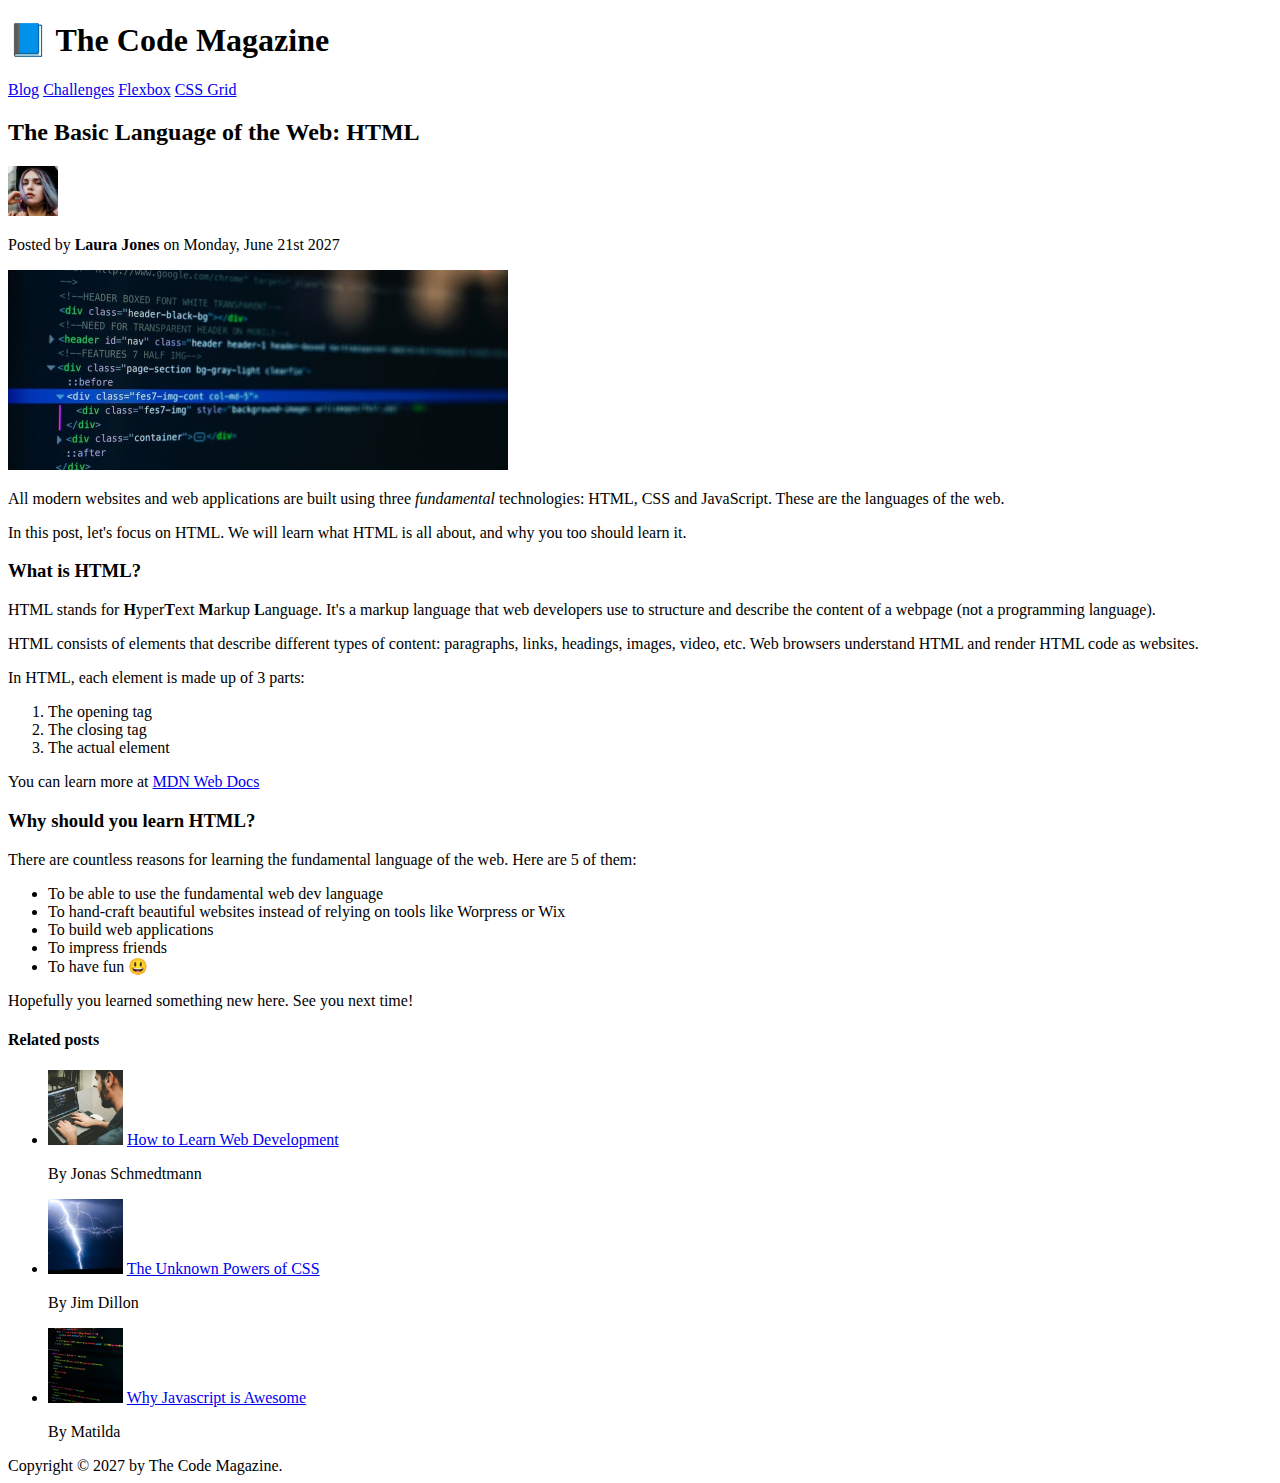
<file: 02-HTML-Fundamentals/index.html>
<!DOCTYPE html>
<html lang="en">
  <head>
    <meta charset="UTF-8" />
    <title>The Basic Language of the Web: HTML</title>
  </head>

  <body>
    <header>
      <h1>📘 The Code Magazine</h1>

      <nav>
        <a href="blog.html">Blog</a>
        <a href="#">Challenges</a>
        <a href="#">Flexbox</a>
        <a href="#">CSS Grid</a>
      </nav>
    </header>

    <article>
      <header>
        <h2>The Basic Language of the Web: HTML</h2>

        <img
          src="img/laura-jones.jpg"
          alt="Author picture"
          width="50"
          height="50"
        />

        <p>Posted by <strong>Laura Jones</strong> on Monday, June 21st 2027</p>

        <img
          src="img/post-img.jpg"
          alt="HTML code on a screen"
          width="500"
          height="200"
        />
      </header>

      <p>
        All modern websites and web applications are built using three
        <em>fundamental</em>
        technologies: HTML, CSS and JavaScript. These are the languages of the
        web.
      </p>

      <p>
        In this post, let's focus on HTML. We will learn what HTML is all about,
        and why you too should learn it.
      </p>

      <h3>What is HTML?</h3>
      <p>
        HTML stands for <strong>H</strong>yper<strong>T</strong>ext
        <strong>M</strong>arkup <strong>L</strong>anguage. It's a markup
        language that web developers use to structure and describe the content
        of a webpage (not a programming language).
      </p>
      <p>
        HTML consists of elements that describe different types of content:
        paragraphs, links, headings, images, video, etc. Web browsers understand
        HTML and render HTML code as websites.
      </p>
      <p>In HTML, each element is made up of 3 parts:</p>

      <ol>
        <li>The opening tag</li>
        <li>The closing tag</li>
        <li>The actual element</li>
      </ol>
      <p>
        You can learn more at
        <a
          href="https://developer.mozilla.org/en-US/docs/Web/HTML"
          target="_blank"
          >MDN Web Docs</a
        >
      </p>

      <h3>Why should you learn HTML?</h3>

      <p>
        There are countless reasons for learning the fundamental language of the
        web. Here are 5 of them:
      </p>
      <ul>
        <li>To be able to use the fundamental web dev language</li>
        <li>
          To hand-craft beautiful websites instead of relying on tools like
          Worpress or Wix
        </li>
        <li>To build web applications</li>
        <li>To impress friends</li>
        <li>To have fun 😃</li>
      </ul>

      <p>Hopefully you learned something new here. See you next time!</p>
    </article>

    <aside>
      <h4>Related posts</h4>

      <ul>
        <li>
          <img
            src="img/related-1.jpg"
            alt="Programming"
            width="75"
            height="75"
          />
          <a href="#">How to Learn Web Development</a>
          <p>By Jonas Schmedtmann</p>
        </li>
        <li>
          <img src="img/related-2.jpg" alt="Thunder" width="75" height="75" />
          <a href="#">The Unknown Powers of CSS</a>
          <p>By Jim Dillon</p>
        </li>
        <li>
          <img src="img/related-3.jpg" alt="Coding" width="75" height="75" />
          <a href="#">Why Javascript is Awesome</a>
          <p>By Matilda</p>
        </li>
      </ul>
    </aside>

    <footer>Copyright &copy; 2027 by The Code Magazine.</footer>
  </body>
</html>
</file>
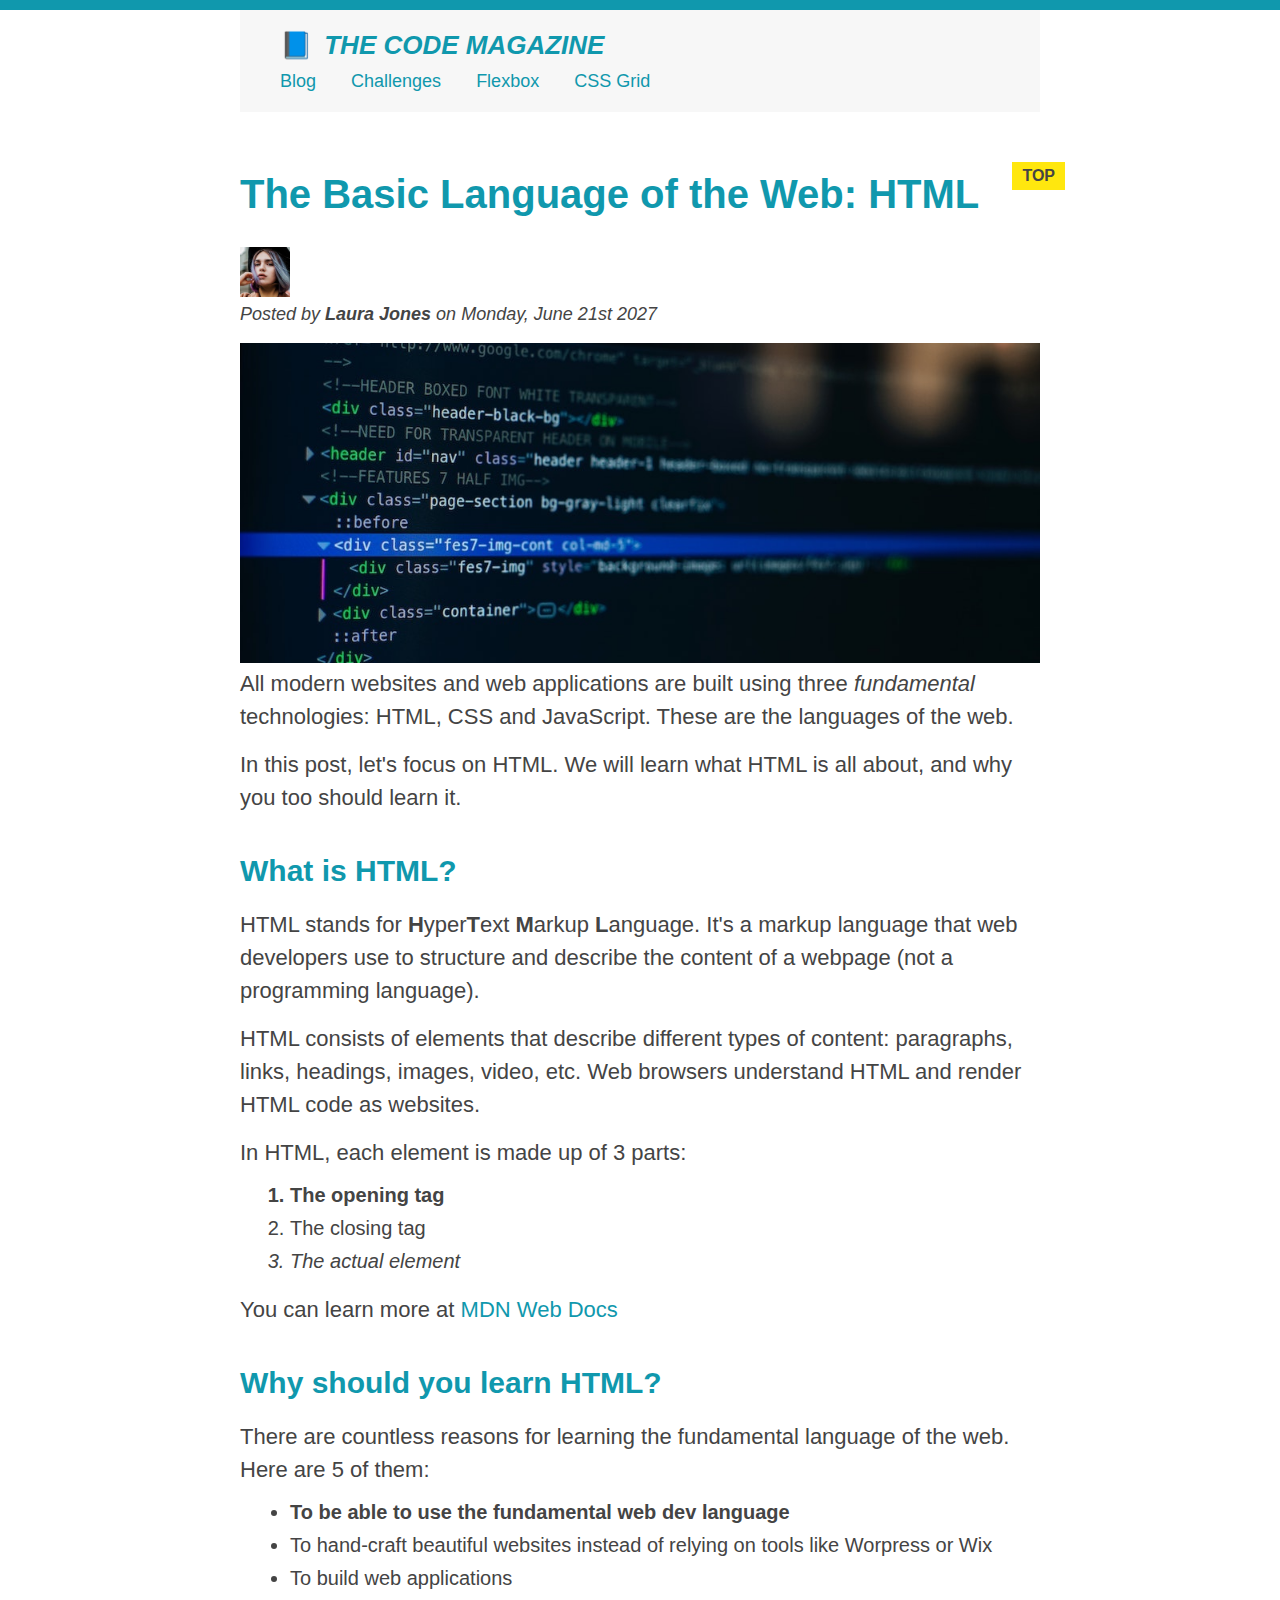
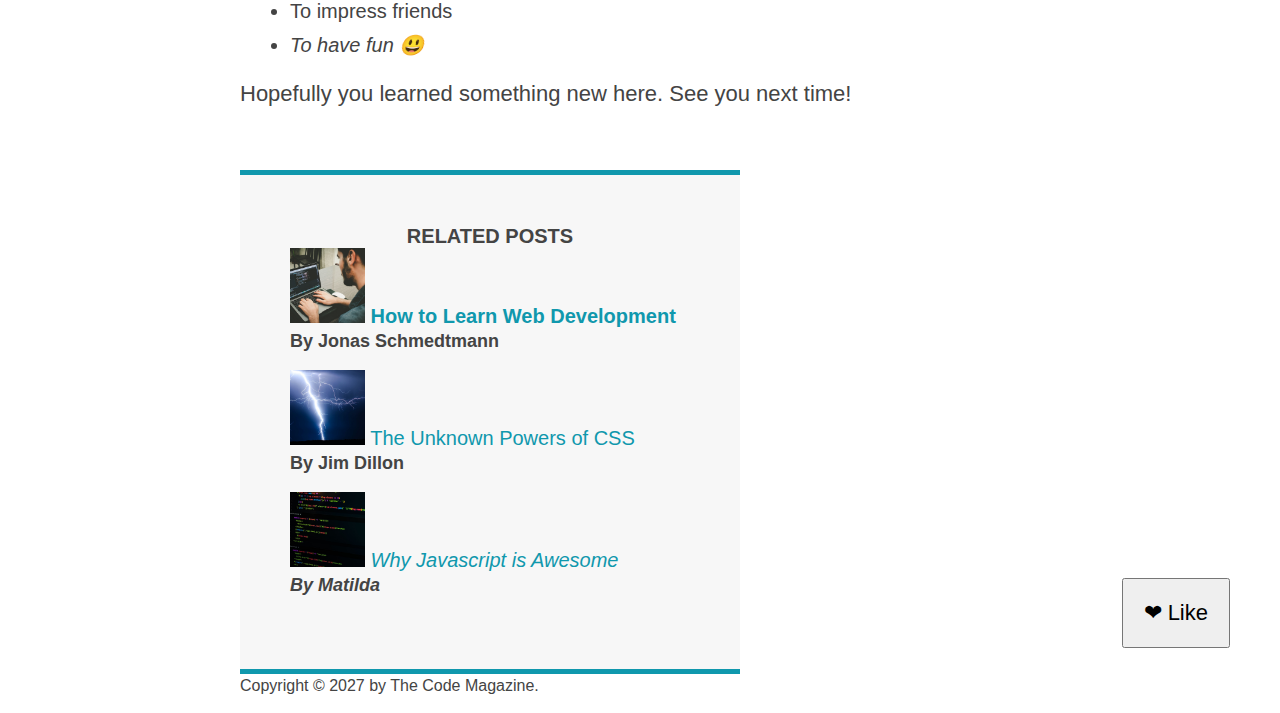
<file: 03 CSS-Fundamentals/index.html>
<!DOCTYPE html>
<html lang="en">
  <head>
    <meta charset="UTF-8" />
    <link href="assets/style.css" rel="stylesheet" />
    <title>The Basic Language of the Web: HTML</title>
  </head>

  <body>

    <div class="container">
    <header class="main-header">
      <h1>📘 The Code Magazine</h1>

      <nav>
        <!-- <strong>This is the navigation</strong> -->
        <a href="blog.html">Blog</a>
        <a href="#">Challenges</a>
        <a href="#">Flexbox</a>
        <a href="#">CSS Grid</a>
      </nav>
    </header class="post-header">

    <article>
      <strong>
        <h2>The Basic Language of the Web: HTML</h2></strong>

        <img
          src="img/laura-jones.jpg"
          alt="Author picture"
          width="50"
          height="50"
          
        />

        <p id="author">
          Posted by <strong>Laura Jones</strong> on Monday, June 21st 2027
        </p>

        <img
          src="img/post-img.jpg"
          alt="HTML code on a screen"
          width="500"
          height="200"
          class="post-image"
        />
        <button>❤ Like</button>
      </header>

      <p>
        All modern websites and web applications are built using three
        <em>fundamental</em>
        technologies: HTML, CSS and JavaScript. These are the languages of the
        web.
      </p>

      <p>
        In this post, let's focus on HTML. We will learn what HTML is all about,
        and why you too should learn it.
      </p>

      <h3>What is HTML?</h3>
      <p>
        HTML stands for <strong>H</strong>yper<strong>T</strong>ext
        <strong>M</strong>arkup <strong>L</strong>anguage. It's a markup
        language that web developers use to structure and describe the content
        of a webpage (not a programming language).
      </p>
      <p>
        HTML consists of elements that describe different types of content:
        paragraphs, links, headings, images, video, etc. Web browsers understand
        HTML and render HTML code as websites.
      </p>
      <p>In HTML, each element is made up of 3 parts:</p>

      <ol>
        <li class="first-li">The opening tag</li>
        <li>The closing tag</li>
        <li>The actual element</li>
      </ol>
      <p>
        You can learn more at
        <a
          href="https://developer.mozilla.org/en-US/docs/Web/HTML"
          target="_blank"
          >MDN Web Docs</a
        >
      </p>

      <h3>Why should you learn HTML?</h3>

      <p>
        There are countless reasons for learning the fundamental language of the
        web. Here are 5 of them:
      </p>
      <ul>
        <li class="first-li">
          To be able to use the fundamental web dev language
        </li>
        <li>
          To hand-craft beautiful websites instead of relying on tools like
          Worpress or Wix
        </li>
        <li>To build web applications</li>
        <li>To impress friends</li>
        <li>To have fun 😃</li>
      </ul>

      <p>Hopefully you learned something new here. See you next time!</p>
    </article>

    <aside>
      <h4>Related posts</h4>

      <ul class="related">
        <li>
          <img
            src="img/related-1.jpg"
            alt="Programming"
            width="75"
            height="75"
          />
          <a href="#">How to Learn Web Development</a>
          <p class="related-author">By Jonas Schmedtmann</p>
        </li>
        <li>
          <img src="img/related-2.jpg" alt="Thunder" width="75" height="75" />
          <a href="#">The Unknown Powers of CSS</a>
          <p class="related-author">By Jim Dillon</p>
        </li>
        <li>
          <img src="img/related-3.jpg" alt="Coding" width="75" height="75" />
          <a href="#">Why Javascript is Awesome</a>
          <p class="related-author">By Matilda</p>
        </li>
      </ul>
    </aside>

    <footer>
      <p id="copyright" class="copyright text">
        Copyright &copy; 2027 by The Code Magazine.
      </p>
    </footer>
  </div>
  
  </body>
</html>
</file>
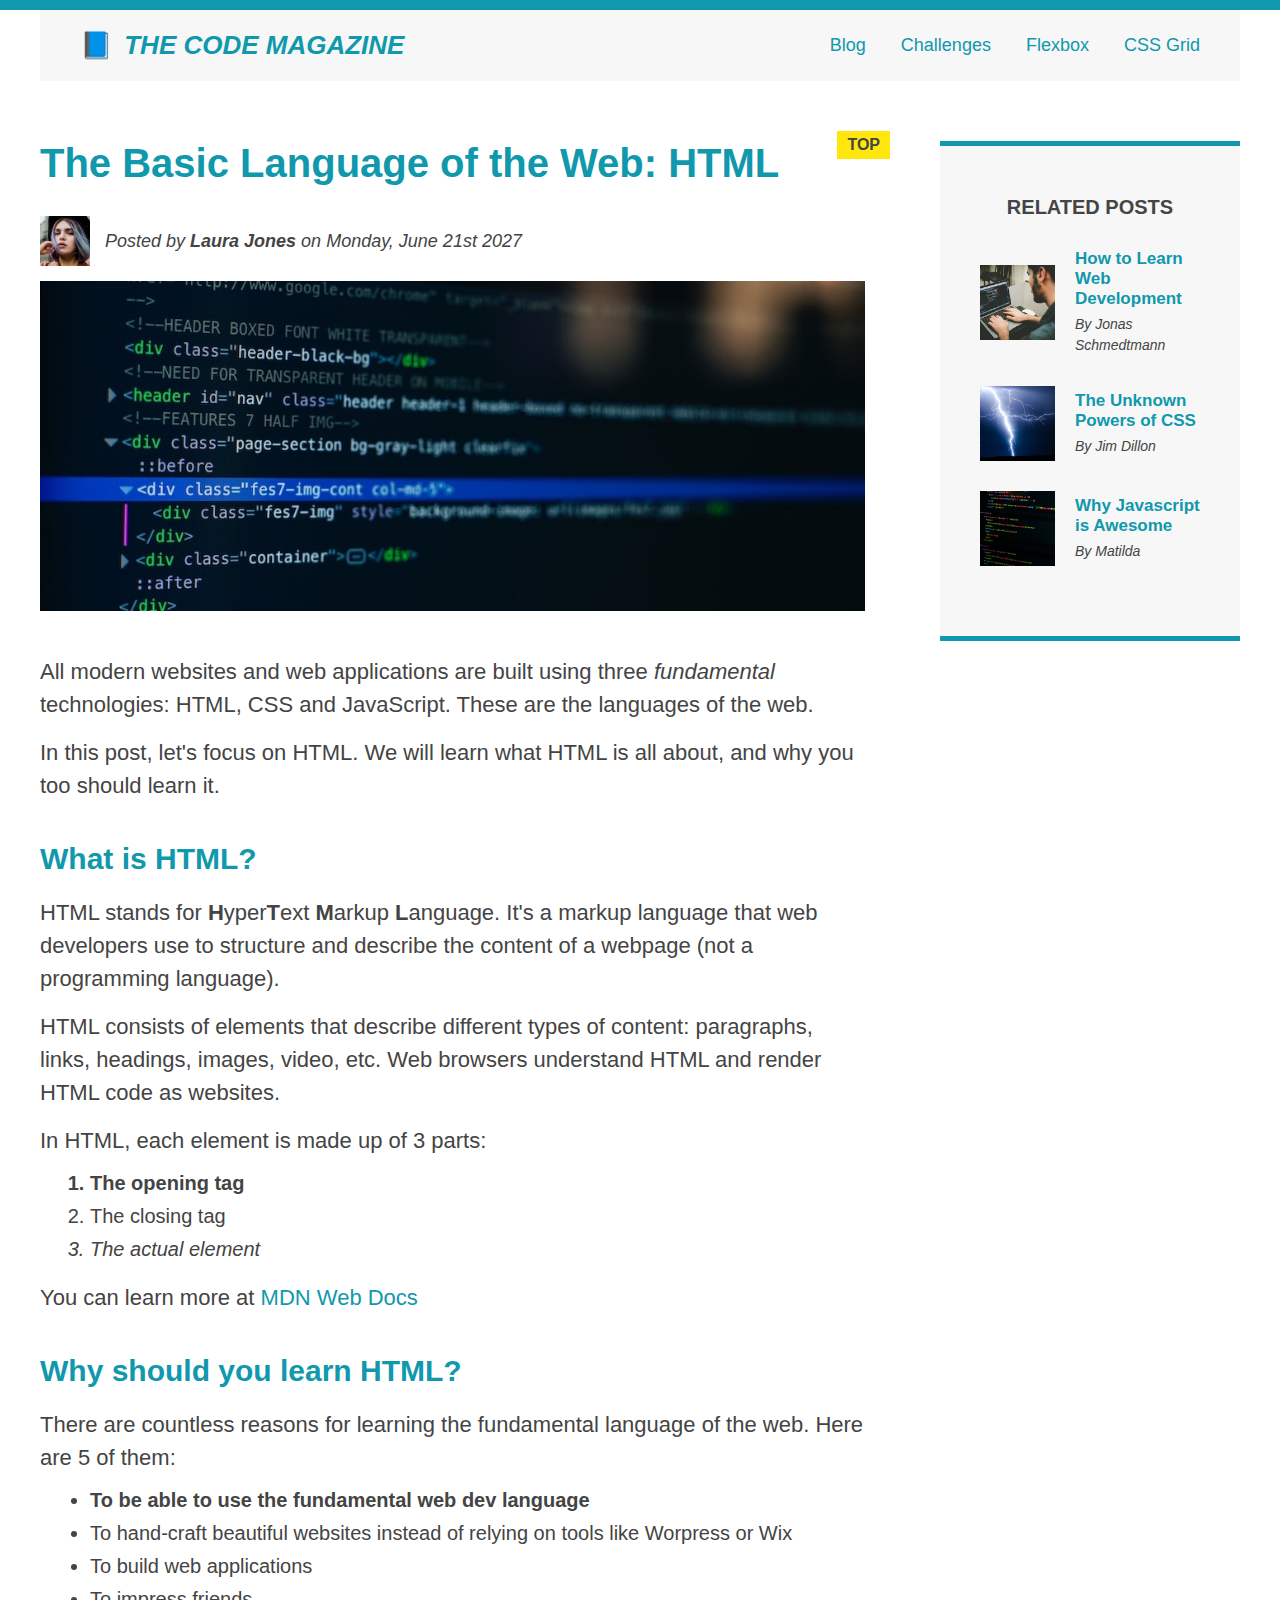
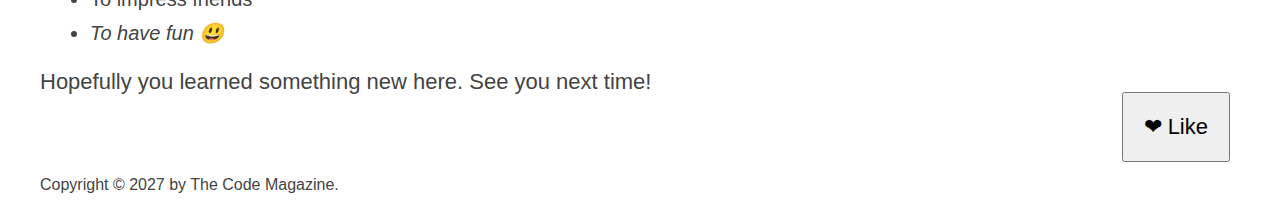
<file: 04-CSS-Layouts/index.html>
<!DOCTYPE html>
<html lang="en">
  <head>
    <meta charset="UTF-8" />
    <link href="assets/style.css" rel="stylesheet" />
    <title>The Basic Language of the Web: HTML</title>
  </head>

  <body>
    <div class="container">
      <!-- novija metoda -->
      <header class="main-header clearfix">
        <h1>📘 The Code Magazine</h1>

        <nav>
          <!-- <strong>This is the navigation</strong> -->
          <a href="blog.html">Blog</a>
          <a href="#">Challenges</a>
          <a href="flexbox.html">Flexbox</a>
          <a href="css-grid.html">CSS Grid</a>
        </nav>
        <!-- Starija metoda -->
        <!-- <div class="clear"></div> -->
      </header>
      <!-- ONLY NECESSARY FOR FLEXBOX -->
      <!-- <div class="row"> -->
      <article>
        <header class="post-header">
          <strong> <h2>The Basic Language of the Web: HTML</h2></strong>

          <div class="author-box">
            <img
              src="img/laura-jones.jpg"
              alt="Author picture"
              width="50"
              height="50"
              class="author-img"
            />

            <p id="author" class="author">
              Posted by <strong>Laura Jones</strong> on Monday, June 21st 2027
            </p>
          </div>

          <img
            src="img/post-img.jpg"
            alt="HTML code on a screen"
            width="500"
            height="200"
            class="post-image"
          />
          <button>❤ Like</button>
        </header>

        <p>
          All modern websites and web applications are built using three
          <em>fundamental</em>
          technologies: HTML, CSS and JavaScript. These are the languages of the
          web.
        </p>

        <p>
          In this post, let's focus on HTML. We will learn what HTML is all
          about, and why you too should learn it.
        </p>

        <h3>What is HTML?</h3>
        <p>
          HTML stands for <strong>H</strong>yper<strong>T</strong>ext
          <strong>M</strong>arkup <strong>L</strong>anguage. It's a markup
          language that web developers use to structure and describe the content
          of a webpage (not a programming language).
        </p>
        <p>
          HTML consists of elements that describe different types of content:
          paragraphs, links, headings, images, video, etc. Web browsers
          understand HTML and render HTML code as websites.
        </p>
        <p>In HTML, each element is made up of 3 parts:</p>

        <ol>
          <li class="first-li">The opening tag</li>
          <li>The closing tag</li>
          <li>The actual element</li>
        </ol>
        <p>
          You can learn more at
          <a
            href="https://developer.mozilla.org/en-US/docs/Web/HTML"
            target="_blank"
            >MDN Web Docs</a
          >
        </p>

        <h3>Why should you learn HTML?</h3>

        <p>
          There are countless reasons for learning the fundamental language of
          the web. Here are 5 of them:
        </p>
        <ul>
          <li class="first-li">
            To be able to use the fundamental web dev language
          </li>
          <li>
            To hand-craft beautiful websites instead of relying on tools like
            Worpress or Wix
          </li>
          <li>To build web applications</li>
          <li>To impress friends</li>
          <li>To have fun 😃</li>
        </ul>

        <p>Hopefully you learned something new here. See you next time!</p>
      </article>

      <aside>
        <h4>Related posts</h4>

        <ul class="related">
          <li class="related-post">
            <img
              src="img/related-1.jpg"
              alt="Programming"
              width="75"
              height="75"
            />
            <div>
              <a href="#" class="related-link">How to Learn Web Development</a>
              <p class="related-author">By Jonas Schmedtmann</p>
            </div>
          </li>
          <li class="related-post">
            <img src="img/related-2.jpg" alt="Thunder" width="75" height="75" />
            <div>
              <a href="#" class="related-link">The Unknown Powers of CSS</a>
              <p class="related-author">By Jim Dillon</p>
            </div>
          </li>
          <li class="related-post">
            <img src="img/related-3.jpg" alt="Coding" width="75" height="75" />
            <div>
              <a href="#" class="related-link">Why Javascript is Awesome</a>
              <p class="related-author">By Matilda</p>
            </div>
          </li>
        </ul>
      </aside>
      <!-- </div> -->
      <footer>
        <p id="copyright" class="copyright text">
          Copyright &copy; 2027 by The Code Magazine.
        </p>
      </footer>
    </div>
  </body>
</html>
</file>
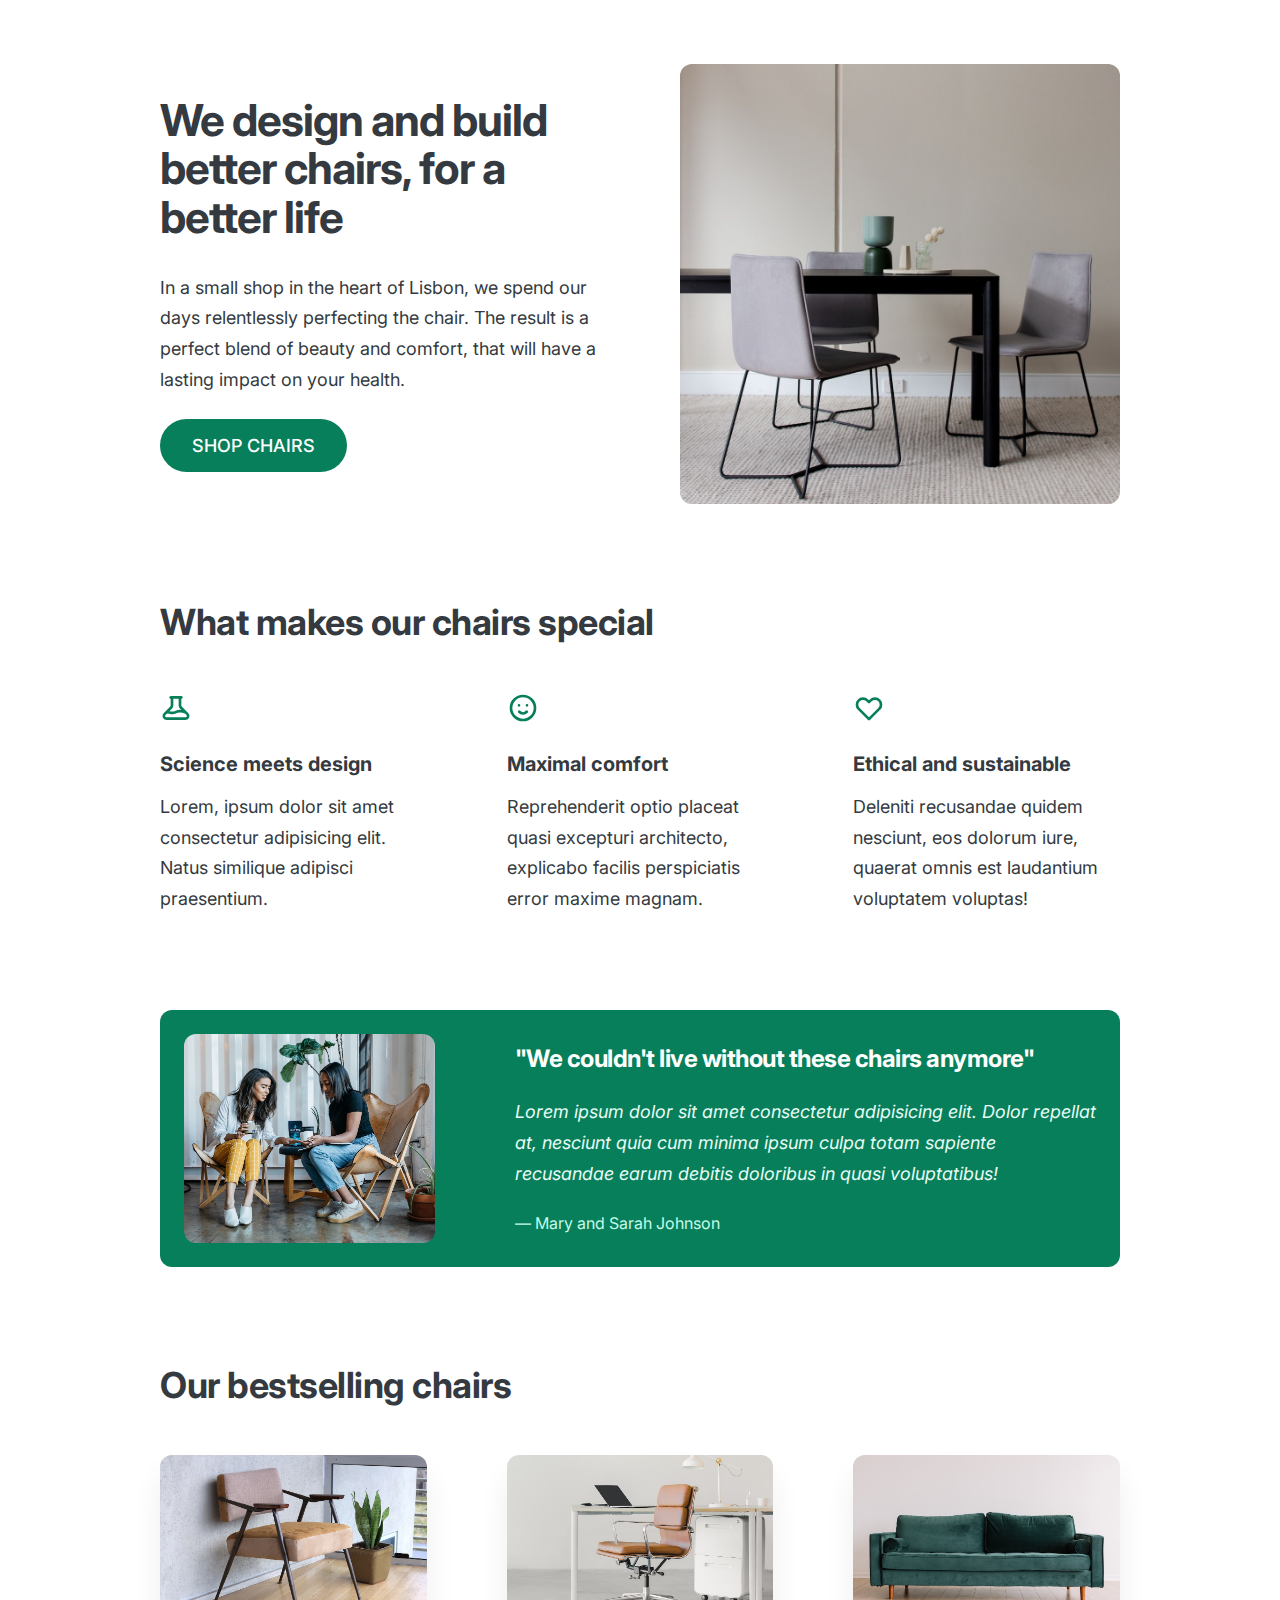
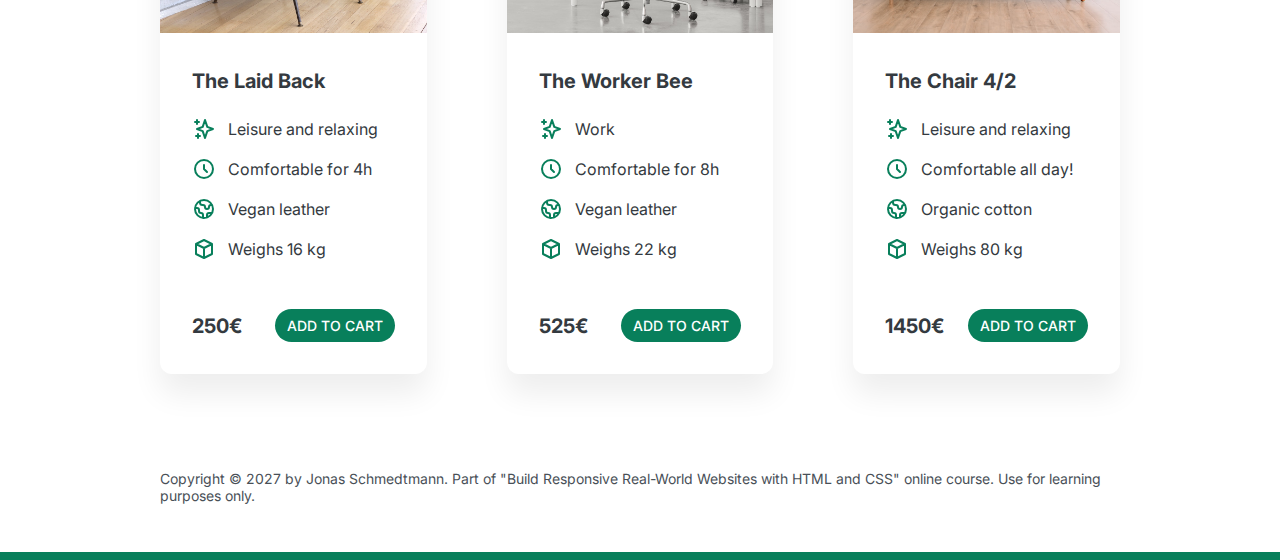
<file: 05-Design/index.html>
<!DOCTYPE html>
<html lang="en">
  <head>
    <meta charset="UTF-8" />
    <meta http-equiv="X-UA-Compatible" content="IE=edge" />
    <meta name="viewport" content="width=device-width, initial-scale=1.0" />

    <link rel="preconnect" href="https://fonts.googleapis.com" />
    <link rel="preconnect" href="https://fonts.gstatic.com" crossorigin />
    <link
      href="https://fonts.googleapis.com/css2?family=Inter:wght@400;500;700&display=swap"
      rel="stylesheet"
    />
    <link rel="stylesheet" href="style.css" />
    <title>Lisbon Chair Shop</title>
  </head>
  <body>
    <div class="container">
      <header>
        <div class="header-text-box">
          <h1>We design and build better chairs, for a better life</h1>
          <p class="header-text">
            In a small shop in the heart of Lisbon, we spend our days
            relentlessly perfecting the chair. The result is a perfect blend of
            beauty and comfort, that will have a lasting impact on your health.
          </p>
          <a class="btn btn--big" href="#">Shop chairs</a>
        </div>
        <img src="hero.jpg" alt="Photo" />
      </header>

      <section>
        <h2>What makes our chairs special</h2>
        <div class="grid-3-cols">
          <div>
            <svg
              xmlns="http://www.w3.org/2000/svg"
              class="features-icon"
              fill="none"
              viewBox="0 0 24 24"
              stroke="currentColor"
            >
              <path
                stroke-linecap="round"
                stroke-linejoin="round"
                stroke-width="2"
                d="M19.428 15.428a2 2 0 00-1.022-.547l-2.387-.477a6 6 0 00-3.86.517l-.318.158a6 6 0 01-3.86.517L6.05 15.21a2 2 0 00-1.806.547M8 4h8l-1 1v5.172a2 2 0 00.586 1.414l5 5c1.26 1.26.367 3.414-1.415 3.414H4.828c-1.782 0-2.674-2.154-1.414-3.414l5-5A2 2 0 009 10.172V5L8 4z"
              />
            </svg>
            <p class="features-title"><strong>Science meets design</strong></p>
            <p class="features-text">
              Lorem, ipsum dolor sit amet consectetur adipisicing elit. Natus
              similique adipisci praesentium.
            </p>
          </div>

          <div>
            <svg
              xmlns="http://www.w3.org/2000/svg"
              class="features-icon"
              fill="none"
              viewBox="0 0 24 24"
              stroke="currentColor"
            >
              <path
                stroke-linecap="round"
                stroke-linejoin="round"
                stroke-width="2"
                d="M14.828 14.828a4 4 0 01-5.656 0M9 10h.01M15 10h.01M21 12a9 9 0 11-18 0 9 9 0 0118 0z"
              />
            </svg>
            <p class="features-title">
              <strong>Maximal comfort</strong>
            </p>
            <p class="features-text">
              Reprehenderit optio placeat quasi excepturi architecto, explicabo
              facilis perspiciatis error maxime magnam.
            </p>
          </div>

          <div>
            <svg
              xmlns="http://www.w3.org/2000/svg"
              class="features-icon"
              fill="none"
              viewBox="0 0 24 24"
              stroke="currentColor"
            >
              <path
                stroke-linecap="round"
                stroke-linejoin="round"
                stroke-width="2"
                d="M4.318 6.318a4.5 4.5 0 000 6.364L12 20.364l7.682-7.682a4.5 4.5 0 00-6.364-6.364L12 7.636l-1.318-1.318a4.5 4.5 0 00-6.364 0z"
              />
            </svg>
            <p class="features-title">
              <strong>Ethical and sustainable</strong>
            </p>
            <p class="features-text">
              Deleniti recusandae quidem nesciunt, eos dolorum iure, quaerat
              omnis est laudantium voluptatem voluptas!
            </p>
          </div>
        </div>
      </section>

      <section class="testimonial-section">
        <div class="grid-3-cols">
          <img src="customers.jpg" alt="People sitting on chairs" />
          <div class="testimonial-box">
            <h2>"We couldn't live without these chairs anymore"</h2>
            <blockquote class="testimonial-text">
              Lorem ipsum dolor sit amet consectetur adipisicing elit. Dolor
              repellat at, nesciunt quia cum minima ipsum culpa totam sapiente
              recusandae earum debitis doloribus in quasi voluptatibus!
            </blockquote>
            <p class="testimonial-author">&mdash; Mary and Sarah Johnson</p>
          </div>
        </div>
      </section>

      <section>
        <h2>Our bestselling chairs</h2>
        <div class="grid-3-cols">
          <figure class="chair">
            <img src="chair-1.jpg" alt="Chair" />
            <div class="chair-box">
              <h3>The Laid Back</h3>
              <ul class="chair-details">
                <li>
                  <svg
                    xmlns="http://www.w3.org/2000/svg"
                    class="chair-icon"
                    fill="none"
                    viewBox="0 0 24 24"
                    stroke="currentColor"
                  >
                    <path
                      stroke-linecap="round"
                      stroke-linejoin="round"
                      stroke-width="2"
                      d="M5 3v4M3 5h4M6 17v4m-2-2h4m5-16l2.286 6.857L21 12l-5.714 2.143L13 21l-2.286-6.857L5 12l5.714-2.143L13 3z"
                    />
                  </svg>
                  <!-- Span is a generic INLINE text element, it doesn't have any meaning. It's like a div element, but inline -->
                  <span>Leisure and relaxing</span>
                </li>
                <li>
                  <svg
                    xmlns="http://www.w3.org/2000/svg"
                    class="chair-icon"
                    fill="none"
                    viewBox="0 0 24 24"
                    stroke="currentColor"
                  >
                    <path
                      stroke-linecap="round"
                      stroke-linejoin="round"
                      stroke-width="2"
                      d="M12 8v4l3 3m6-3a9 9 0 11-18 0 9 9 0 0118 0z"
                    />
                  </svg>
                  <span>Comfortable for 4h</span>
                </li>
                <li>
                  <svg
                    xmlns="http://www.w3.org/2000/svg"
                    class="chair-icon"
                    fill="none"
                    viewBox="0 0 24 24"
                    stroke="currentColor"
                  >
                    <path
                      stroke-linecap="round"
                      stroke-linejoin="round"
                      stroke-width="2"
                      d="M3.055 11H5a2 2 0 012 2v1a2 2 0 002 2 2 2 0 012 2v2.945M8 3.935V5.5A2.5 2.5 0 0010.5 8h.5a2 2 0 012 2 2 2 0 104 0 2 2 0 012-2h1.064M15 20.488V18a2 2 0 012-2h3.064M21 12a9 9 0 11-18 0 9 9 0 0118 0z"
                    />
                  </svg>
                  <span>Vegan leather</span>
                </li>
                <li>
                  <svg
                    xmlns="http://www.w3.org/2000/svg"
                    class="chair-icon"
                    fill="none"
                    viewBox="0 0 24 24"
                    stroke="currentColor"
                  >
                    <path
                      stroke-linecap="round"
                      stroke-linejoin="round"
                      stroke-width="2"
                      d="M20 7l-8-4-8 4m16 0l-8 4m8-4v10l-8 4m0-10L4 7m8 4v10M4 7v10l8 4"
                    />
                  </svg>
                  <span>Weighs 16 kg</span>
                </li>
              </ul>
              <div class="chair-price">
                <strong>250€</strong>
                <a href="#" class="btn btn--small">Add to cart</a>
              </div>
            </div>
          </figure>

          <figure class="chair">
            <img src="chair-2.jpg" alt="Chair" />
            <div class="chair-box">
              <h3>The Worker Bee</h3>
              <ul class="chair-details">
                <li>
                  <svg
                    xmlns="http://www.w3.org/2000/svg"
                    class="chair-icon"
                    fill="none"
                    viewBox="0 0 24 24"
                    stroke="currentColor"
                  >
                    <path
                      stroke-linecap="round"
                      stroke-linejoin="round"
                      stroke-width="2"
                      d="M5 3v4M3 5h4M6 17v4m-2-2h4m5-16l2.286 6.857L21 12l-5.714 2.143L13 21l-2.286-6.857L5 12l5.714-2.143L13 3z"
                    />
                  </svg>
                  <span>Work</span>
                </li>
                <li>
                  <svg
                    xmlns="http://www.w3.org/2000/svg"
                    class="chair-icon"
                    fill="none"
                    viewBox="0 0 24 24"
                    stroke="currentColor"
                  >
                    <path
                      stroke-linecap="round"
                      stroke-linejoin="round"
                      stroke-width="2"
                      d="M12 8v4l3 3m6-3a9 9 0 11-18 0 9 9 0 0118 0z"
                    />
                  </svg>
                  <span>Comfortable for 8h</span>
                </li>
                <li>
                  <svg
                    xmlns="http://www.w3.org/2000/svg"
                    class="chair-icon"
                    fill="none"
                    viewBox="0 0 24 24"
                    stroke="currentColor"
                  >
                    <path
                      stroke-linecap="round"
                      stroke-linejoin="round"
                      stroke-width="2"
                      d="M3.055 11H5a2 2 0 012 2v1a2 2 0 002 2 2 2 0 012 2v2.945M8 3.935V5.5A2.5 2.5 0 0010.5 8h.5a2 2 0 012 2 2 2 0 104 0 2 2 0 012-2h1.064M15 20.488V18a2 2 0 012-2h3.064M21 12a9 9 0 11-18 0 9 9 0 0118 0z"
                    />
                  </svg>
                  <span>Vegan leather</span>
                </li>
                <li>
                  <svg
                    xmlns="http://www.w3.org/2000/svg"
                    class="chair-icon"
                    fill="none"
                    viewBox="0 0 24 24"
                    stroke="currentColor"
                  >
                    <path
                      stroke-linecap="round"
                      stroke-linejoin="round"
                      stroke-width="2"
                      d="M20 7l-8-4-8 4m16 0l-8 4m8-4v10l-8 4m0-10L4 7m8 4v10M4 7v10l8 4"
                    />
                  </svg>
                  <span>Weighs 22 kg</span>
                </li>
              </ul>
              <div class="chair-price">
                <strong>525€</strong>
                <a href="#" class="btn btn--small">Add to cart</a>
              </div>
            </div>
          </figure>

          <figure class="chair">
            <img src="chair-3.jpg" alt="Chair" />
            <div class="chair-box">
              <h3>The Chair 4/2</h3>
              <ul class="chair-details">
                <li>
                  <svg
                    xmlns="http://www.w3.org/2000/svg"
                    class="chair-icon"
                    fill="none"
                    viewBox="0 0 24 24"
                    stroke="currentColor"
                  >
                    <path
                      stroke-linecap="round"
                      stroke-linejoin="round"
                      stroke-width="2"
                      d="M5 3v4M3 5h4M6 17v4m-2-2h4m5-16l2.286 6.857L21 12l-5.714 2.143L13 21l-2.286-6.857L5 12l5.714-2.143L13 3z"
                    />
                  </svg>
                  <span>Leisure and relaxing</span>
                </li>
                <li>
                  <svg
                    xmlns="http://www.w3.org/2000/svg"
                    class="chair-icon"
                    fill="none"
                    viewBox="0 0 24 24"
                    stroke="currentColor"
                  >
                    <path
                      stroke-linecap="round"
                      stroke-linejoin="round"
                      stroke-width="2"
                      d="M12 8v4l3 3m6-3a9 9 0 11-18 0 9 9 0 0118 0z"
                    />
                  </svg>
                  <span>Comfortable all day!</span>
                </li>
                <li>
                  <svg
                    xmlns="http://www.w3.org/2000/svg"
                    class="chair-icon"
                    fill="none"
                    viewBox="0 0 24 24"
                    stroke="currentColor"
                  >
                    <path
                      stroke-linecap="round"
                      stroke-linejoin="round"
                      stroke-width="2"
                      d="M3.055 11H5a2 2 0 012 2v1a2 2 0 002 2 2 2 0 012 2v2.945M8 3.935V5.5A2.5 2.5 0 0010.5 8h.5a2 2 0 012 2 2 2 0 104 0 2 2 0 012-2h1.064M15 20.488V18a2 2 0 012-2h3.064M21 12a9 9 0 11-18 0 9 9 0 0118 0z"
                    />
                  </svg>
                  <span>Organic cotton</span>
                </li>
                <li>
                  <svg
                    xmlns="http://www.w3.org/2000/svg"
                    class="chair-icon"
                    fill="none"
                    viewBox="0 0 24 24"
                    stroke="currentColor"
                  >
                    <path
                      stroke-linecap="round"
                      stroke-linejoin="round"
                      stroke-width="2"
                      d="M20 7l-8-4-8 4m16 0l-8 4m8-4v10l-8 4m0-10L4 7m8 4v10M4 7v10l8 4"
                    />
                  </svg>
                  <span>Weighs 80 kg</span>
                </li>
              </ul>
              <div class="chair-price">
                <strong>1450€</strong>
                <a href="#" class="btn btn--small">Add to cart</a>
              </div>
            </div>
          </figure>
        </div>
      </section>

      <footer>
        Copyright &copy; 2027 by Jonas Schmedtmann. Part of "Build Responsive
        Real-World Websites with HTML and CSS" online course. Use for learning
        purposes only.
      </footer>
    </div>
  </body>
</html>
</file>
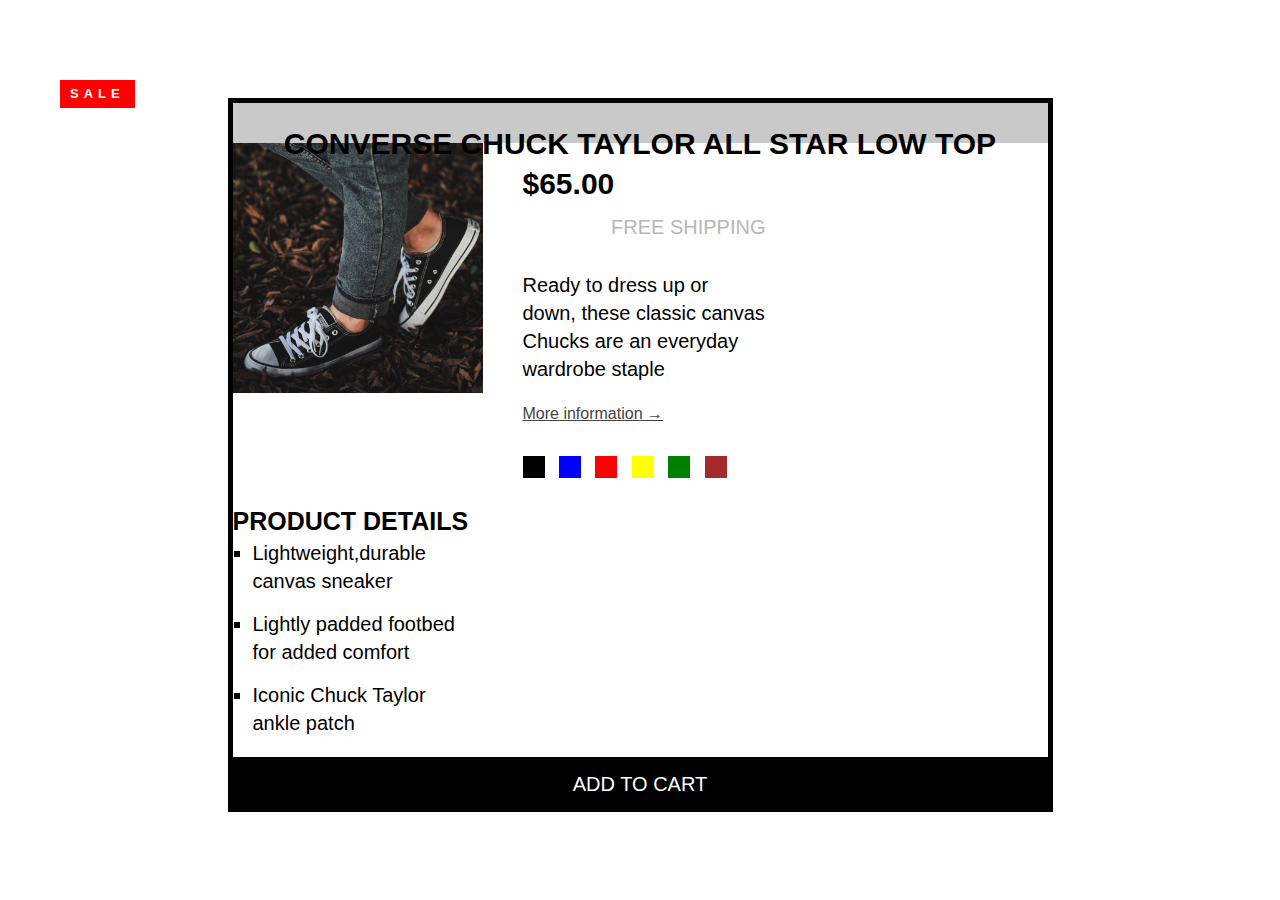
<file: Challenge1/index.html>
<!DOCTYPE html>
<html lang="en">
  <head>
    <meta charset="UTF-8" />
    <link href="style.css" rel="stylesheet" />
    <meta name="viewport" content="width=device-width, initial-scale=1.0" />
    <title>Document</title>
  </head>
  <body>

    <p class="sale">SALE</p>
    <div class="container">
    <article class="product">
    <h2 class="chuckTaylor">CONVERSE CHUCK TAYLOR ALL STAR LOW TOP</h2>
    <img src="challenges.jpg" alt="Chuck Taylor shoe" height="250" width="250"
    class="post-img" />

 <div class="product-info">
    <h2 class="price">$65.00</h2>
    <p class="shipping">Free shipping</p>
    <p class="product-description">
      Ready to dress up or down, these classic canvas Chucks are an everyday
      wardrobe staple
    </p>
  
    <a href="#" class="more-info" ">More information &rarr;</a>
<div class="colors">
  <div class="color color-black"> </div>
  <div class="color color-blue"> </div>
  <div class="color color-red"> </div>
  <div class="color color-yellow"> </div>
  <div class="color color-green"> </div>
  <div class="color color-brown"> </div>
</div>
</div>

<div class="prdct-details">
    <h3 class="product-details">Product details</h3>
    <ul class="list">
      <li>Lightweight,durable canvas sneaker</li>
      <li>Lightly padded footbed for added comfort</li>
      <li>Iconic Chuck Taylor ankle patch</li>
    </ul>
  </div>
    <button class="cart">Add to cart</button>
  </article>
</div>

</body>
</html>
</file>
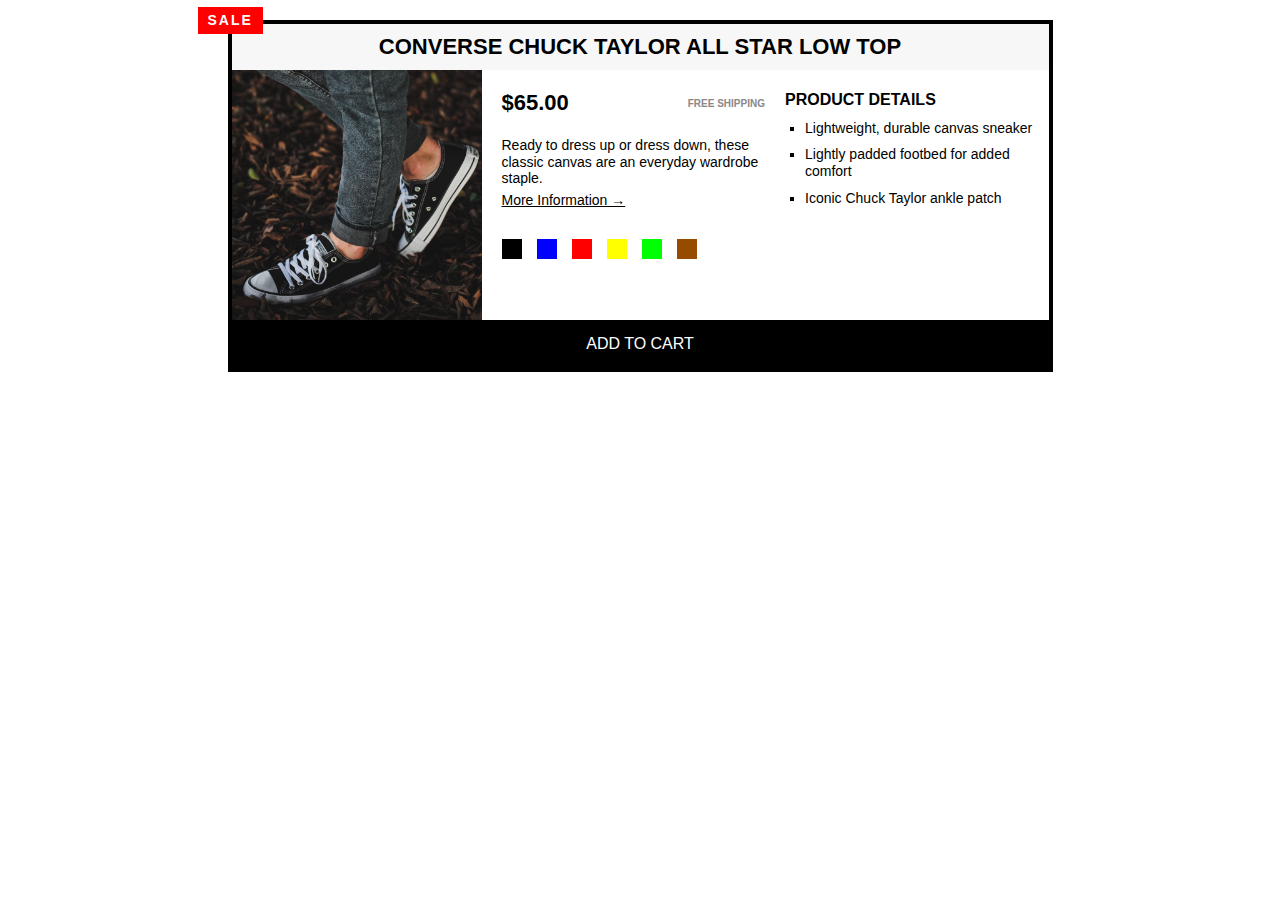
<file: CSS-Layouts-Challenge 2/index.html>
<!DOCTYPE html>
<html lang="en">
  <head>
    <meta charset="UTF-8" />
    <meta http-equiv="X-UA-Compatible" content="IE=edge" />
    <meta name="viewport" content="width=device-width, initial-scale=1.0" />
    <link href="style.css" rel="stylesheet" />
    <title>HTML Fundamentals-Challenge #2</title>
  </head>
  <body>
    <article>
      <h2>Converse Chuck Taylor All Star Low Top</h2>

      <div class="row">
        <img
          class="product-image"
          src="challenges.jpg"
          alt="Chuck Taylor All Star Shoe"
          width="250"
          height="250"
        />

        <div class="one">
          <div class="price-shipping">
            <p class="product-price"><strong>$65.00</strong></p>
            <p class="free-shipping">Free shipping</p>
          </div>
          <p class="sale">sale</p>
          <p class="product-desc">
            Ready to dress up or dress down, these classic canvas are an
            everyday wardrobe staple.
          </p>

          <a href="https://www.converse.com/country-language-selector"
            >More Information &rarr;</a
          >

          <div class="product-color">
            <div class="color black-box"></div>
            <div class="color blue-box"></div>
            <div class="color red-box"></div>
            <div class="color yellow-box"></div>
            <div class="color green-box"></div>
            <div class="color brown-box"></div>
          </div>
        </div>

        <div class="two">
          <h3>Product details</h3>
          <ul>
            <li>Lightweight, durable canvas sneaker</li>
            <li>Lightly padded footbed for added comfort</li>
            <li>Iconic Chuck Taylor ankle patch</li>
          </ul>
        </div>
      </div>
      <button>Add to cart</button>
    </article>
  </body>
</html>
</file>
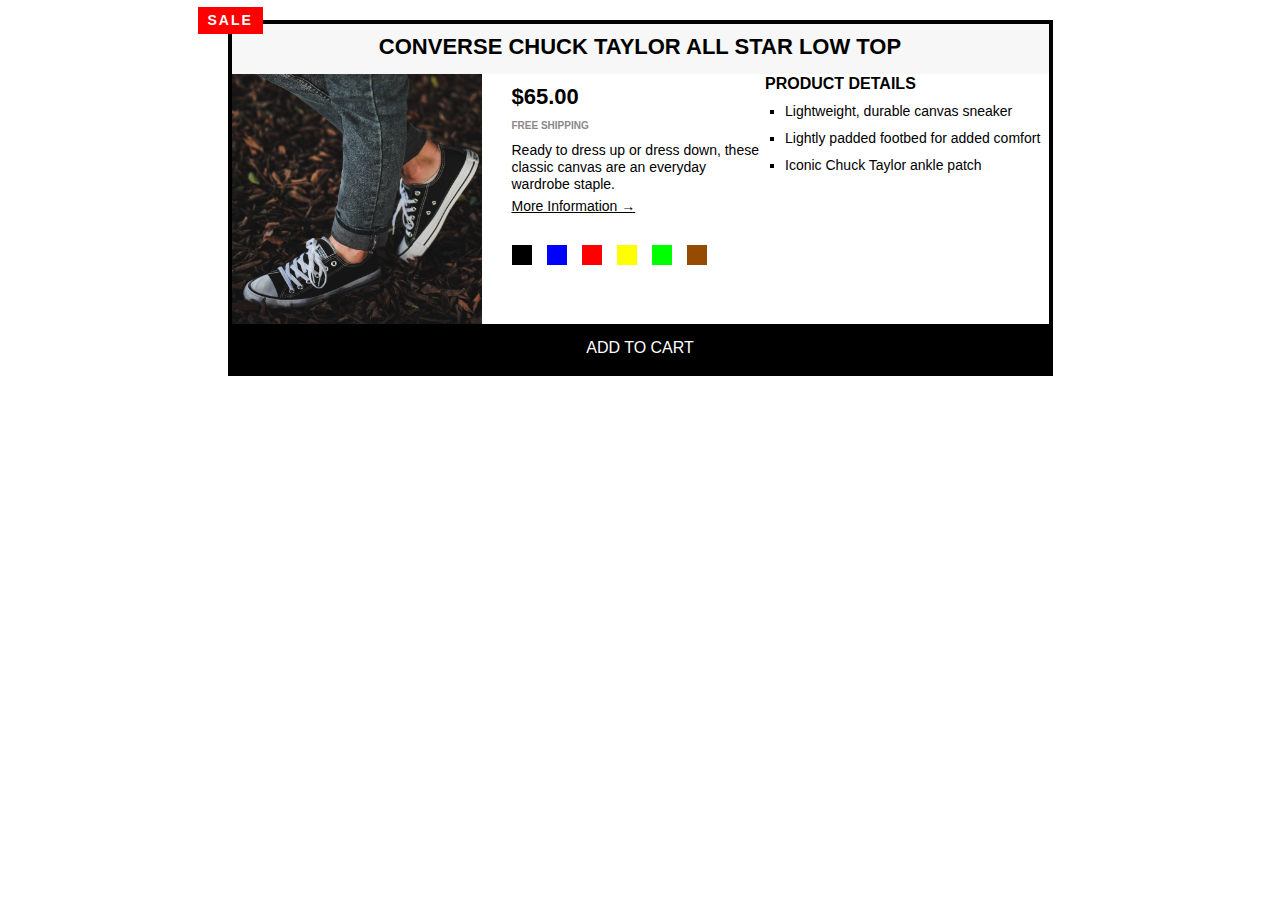
<file: CSS-Layouts-Challenge 3/index.html>
<!DOCTYPE html>
<html lang="en">
  <head>
    <meta charset="UTF-8" />
    <meta http-equiv="X-UA-Compatible" content="IE=edge" />
    <meta name="viewport" content="width=device-width, initial-scale=1.0" />
    <link href="style.css" rel="stylesheet" />
    <title>HTML Fundamentals-Challenge #2</title>
  </head>
  <body>
    <article class="product">
      <h2>Converse Chuck Taylor All Star Low Top</h2>

      <!-- <div class="row"> -->
      <img
        class="product-image"
        src="challenges.jpg"
        alt="Chuck Taylor All Star Shoe"
        width="250"
        height="250"
      />

      <div class="one">
        <div class="price-shipping">
          <p class="product-price"><strong>$65.00</strong></p>
          <p class="free-shipping">Free shipping</p>
        </div>
        <p class="sale">sale</p>
        <p class="product-desc">
          Ready to dress up or dress down, these classic canvas are an everyday
          wardrobe staple.
        </p>

        <a href="https://www.converse.com/country-language-selector"
          >More Information &rarr;</a
        >

        <div class="product-color">
          <div class="color black-box"></div>
          <div class="color blue-box"></div>
          <div class="color red-box"></div>
          <div class="color yellow-box"></div>
          <div class="color green-box"></div>
          <div class="color brown-box"></div>
        </div>
      </div>

      <div class="two">
        <h3>Product details</h3>
        <ul>
          <li>Lightweight, durable canvas sneaker</li>
          <li>Lightly padded footbed for added comfort</li>
          <li>Iconic Chuck Taylor ankle patch</li>
        </ul>
      </div>
      <!-- </div> -->
      <button class="button">Add to cart</button>
    </article>
  </body>
</html>
</file>
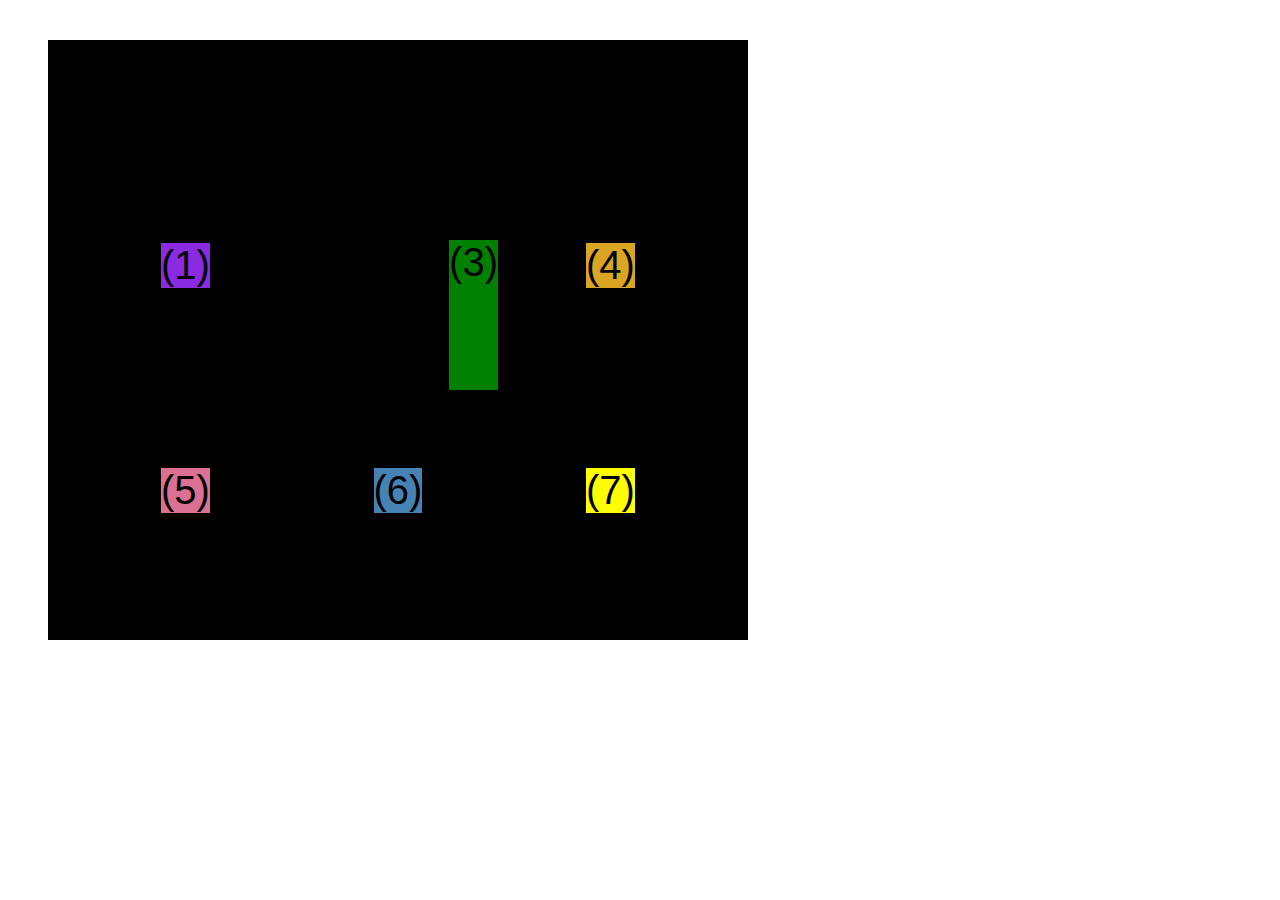
<file: 04-CSS-Layouts/css-grid.html>
<!DOCTYPE html>
<html lang="en">
  <head>
    <meta charset="UTF-8" />
    <meta http-equiv="X-UA-Compatible" content="IE=edge" />
    <meta name="viewport" content="width=device-width, initial-scale=1.0" />
    <title>CSS Grid</title>
    <style>
      .el--1 {
        background-color: blueviolet;
      }
      .el--2 {
        background-color: orangered;
      }
      .el--3 {
        background-color: green;
        height: 150px;
      }
      .el--4 {
        background-color: goldenrod;
      }
      .el--5 {
        background-color: palevioletred;
      }
      .el--6 {
        background-color: steelblue;
      }
      .el--7 {
        background-color: yellow;
      }
      .el--8 {
        background-color: crimson;
      }

      .container--1 {
        /* STARTER */

        font-family: sans-serif;
        background-color: #ddd;
        font-size: 30px;
        margin: 40px;

        /* CSS GRID */
        display: grid;
        /* grid-template-rows: 300px 200px; */
        /* grid-template-columns: 200px 200px 1fr 1fr; */
        /* grid-template-columns: 2fr 1fr 1fr auto; */
        grid-template-columns: repeat(4, 1fr);
        grid-template-rows: 1fr 1fr;
        /* height: 500px; */

        /* gap: 30px; */
        column-gap: 20px;
        row-gap: 40px;
        /* TEMPORARY */
        display: none;
      }
      .el--8 {
        grid-column: 2 / 3;
        /* grid-row: 1 / span 2; */
        grid-row: 1 / 2;
      }
      .el--2 {
        /* grid-column: 1 / 2; */
        /* grid-column: 1 / span 3; */
        grid-column: 1 / -1;
        grid-row: 2 / 3;
      }
      .el--6 {
        /* grid-row: 3 / 5; */
      }
      .container--2 {
        /* STARTER */
        font-family: sans-serif;
        background-color: black;
        font-size: 40px;
        margin: 40px;

        width: 700px;
        height: 600px;

        /* CSS GRID */
        display: grid;
        grid-template-columns: 125px 200px 125px;
        grid-template-rows: 250px 100px;
        gap: 50px;

        /* Aligning tracks inside container: distribute empty space */
        justify-content: center;
        /* justify-content: space-between; */
        align-content: center;

        /* Aligning items INSIDE cells: moving items around inside cells */
        align-items: center;
        justify-items: center;
      }

      .el--3 {
        align-self: end;
        justify-self: end;
      }
    </style>
  </head>
  <body>
    <div class="container--1">
      <div class="el el--1">(1) HTML</div>
      <div class="el el--2">(2) and</div>
      <div class="el el--3">(3) CSS</div>
      <div class="el el--4">(4) are</div>
      <div class="el el--5">(5) amazing</div>
      <div class="el el--6">(6) languages</div>
      <!-- <div class="el el--7">(7) to</div> -->
      <div class="el el--8">(8) learn</div>
    </div>

    <div class="container--2">
      <div class="el el--1">(1)</div>
      <div class="el el--3">(3)</div>
      <div class="el el--4">(4)</div>
      <div class="el el--5">(5)</div>
      <div class="el el--6">(6)</div>
      <div class="el el--7">(7)</div>
    </div>
  </body>
</html>
</file>
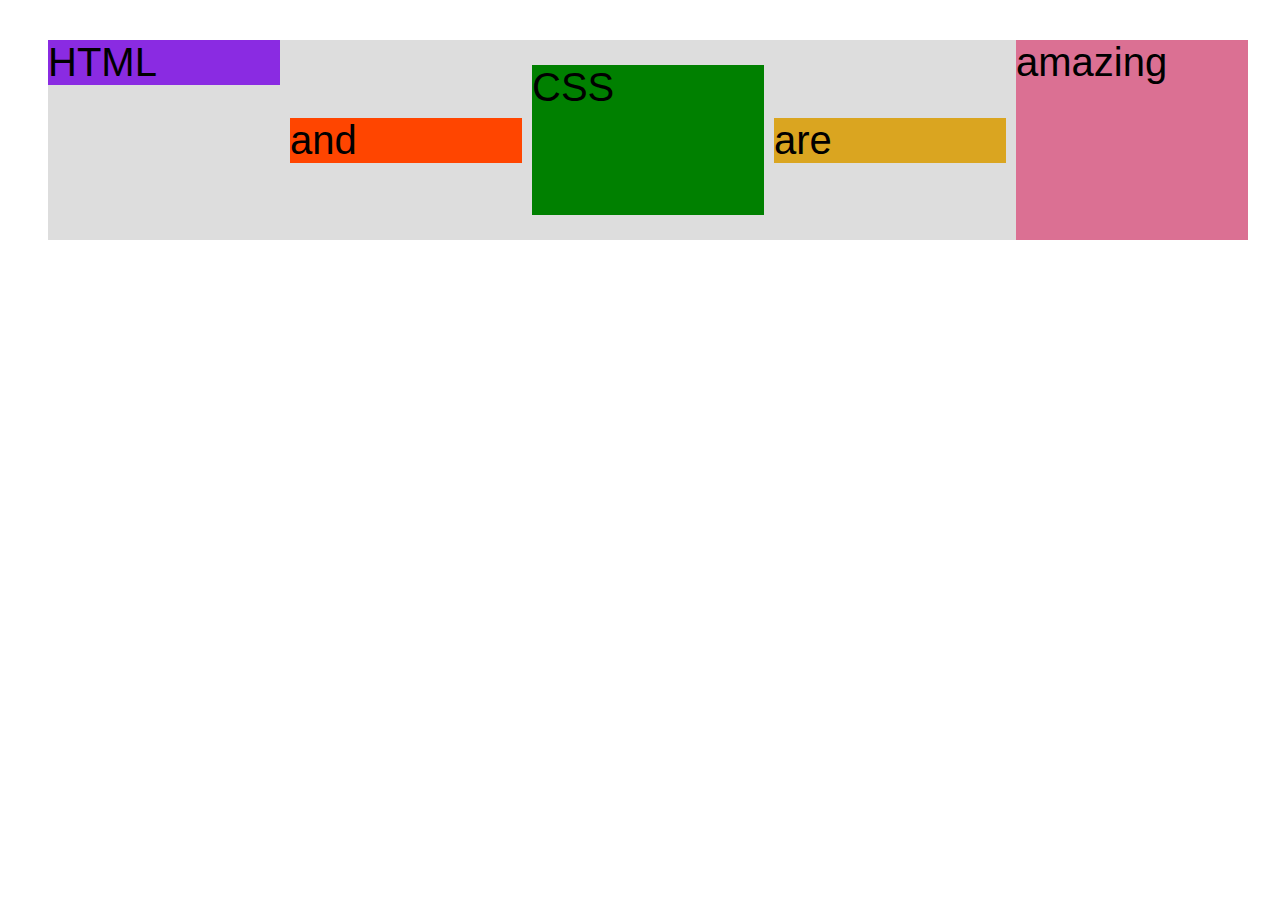
<file: 04-CSS-Layouts/flexbox.html>
<!DOCTYPE html>
<html lang="en">
  <head>
    <meta charset="UTF-8" />
    <meta http-equiv="X-UA-Compatible" content="IE=edge" />
    <meta name="viewport" content="width=device-width, initial-scale=1.0" />
    <title>Flexbox</title>
    <style>
      .el--1 {
        background-color: blueviolet;
      }
      .el--2 {
        background-color: orangered;
      }
      .el--3 {
        background-color: green;
        height: 150px;
      }
      .el--4 {
        background-color: goldenrod;
      }
      .el--5 {
        background-color: palevioletred;
      }
      .el--6 {
        background-color: steelblue;
      }
      .el--7 {
        background-color: yellow;
      }
      .el--8 {
        background-color: crimson;
      }

      .container {
        /* STARTER */
        font-family: sans-serif;
        background-color: #ddd;
        font-size: 40px;
        margin: 40px;
        height: 200px;
        width: 1200px;
        /* FLEXBOX */
        display: flex;
        gap: 10px;

        align-items: center;
        justify-content: flex-start;
        /* justify-content: flex-end; */
      }
      .el {
        /*
        DEFAULTS:
        flex-grow: 0;
        flex-shrink: 1;
        flex-basis: auto; */

        /* flex-basis: 200px; */
        /* flex-shrink: 0; */
        /* flex grow - flex shrink - flex basis */
        /* flex: 0 0 200px; */
        /* flex-grow: 1; */
        flex: 1;
      }
      .el--1 {
        align-self: flex-start;
        /* order: 2; */
        /* flex-grow: 2; */
      }

      .el--5 {
        align-self: stretch;
        order: 1;
      }

      .el--6 {
        order: -1;
      }
    </style>
  </head>
  <body>
    <div class="container">
      <div class="el el--1">HTML</div>
      <div class="el el--2">and</div>
      <div class="el el--3">CSS</div>
      <div class="el el--4">are</div>
      <div class="el el--5">amazing</div>
      <!-- <div class="el el--6">languages</div> -->
      <!-- <div class="el el--7">to</div> -->
      <!-- <div class="el el--8">learn</div>  -->
    </div>
  </body>
</html>
</file>
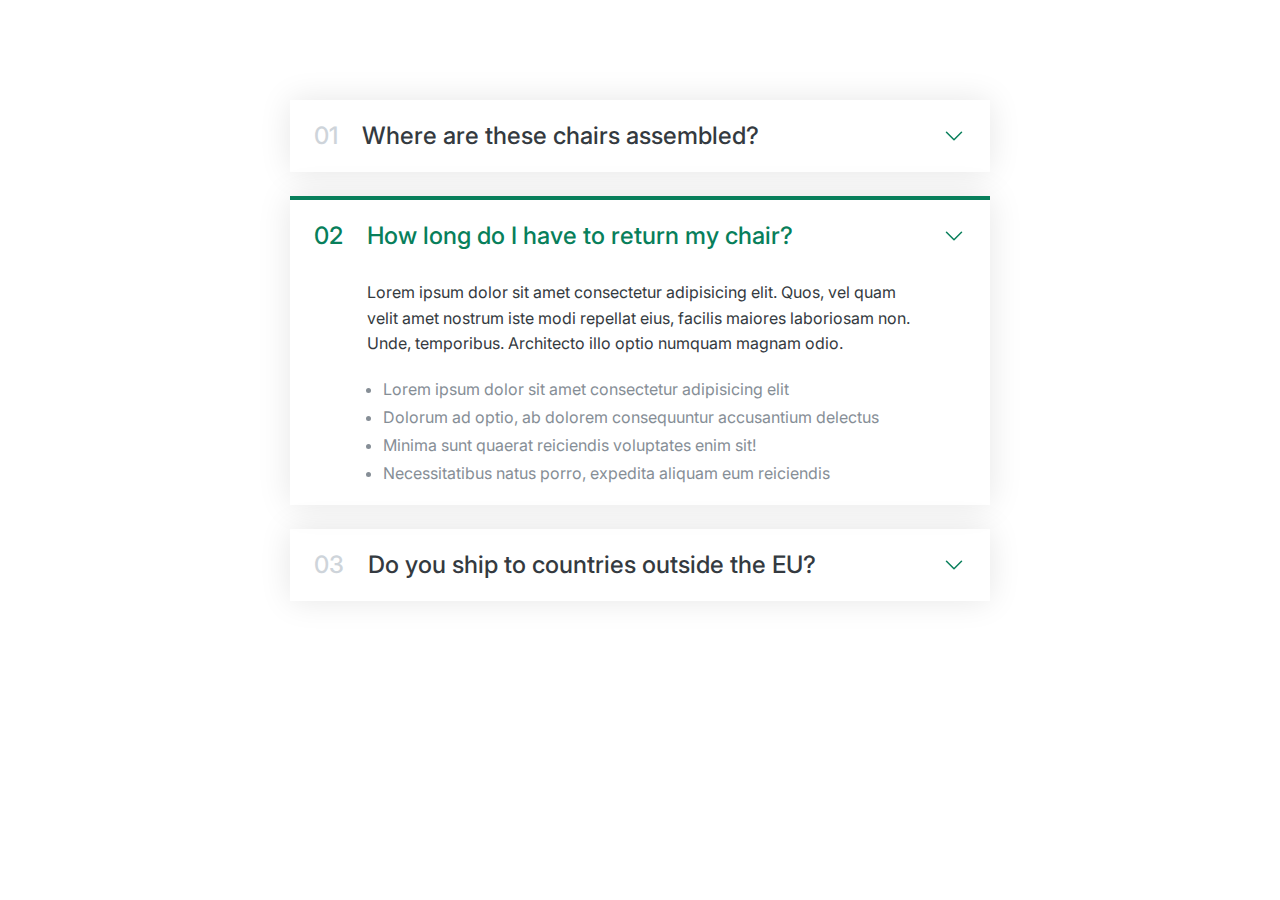
<file: 06-Components/01-accordion.html>
<!DOCTYPE html>
<html lang="en">
  <head>
    <meta charset="UTF-8" />
    <meta name="viewport" content="width=device-width, initial-scale=1.0" />
    <link
      href="https://fonts.googleapis.com/css2?family=Inter:wght@400;500;700&display=swap"
      rel="stylesheet"
    />
    <title>Accordion Component</title>

    <style>
      * {
        margin: 0;
        padding: 0;
        box-sizing: border-box;
      }

      body {
        font-family: "inter", sans-serif;
        color: #343a40;
        line-height: 1;
      }

      .accordion {
        width: 700px;
        margin: 100px auto;

        display: flex;
        flex-direction: column;
        gap: 24px;
      }
      .item {
        box-shadow: 0 0 32px rgba(0, 0, 0, 0.1);
        padding: 24px;

        display: grid;
        grid-template-columns: auto 1fr auto;
        column-gap: 24px;
        row-gap: 32px;
        align-items: center;
      }
      .number,
      .text {
        font-size: 24px;
        font-weight: 500;
        /* color: #087f5b; */
      }
      .number {
        color: #ced4da;
      }

      .icon {
        width: 24px;
        height: 24px;
        stroke: #087f5b;
      }
      .hidden-box {
        grid-column: 2;
        display: none;
      }

      .hidden-box p {
        line-height: 1.6;
        margin-bottom: 24px;
      }
      .hidden-box ul {
        color: #868e96;
        margin-left: 16px;

        display: flex;
        flex-direction: column;
        gap: 12px;
      }

      .open {
        border-top: 4px solid #087f5b;
      }

      .open .hidden-box {
        display: block;
      }

      .open .number,
      .open .text {
        color: #087f5b;
      }
    </style>
  </head>
  <body>
    <div class="accordion">
      <div class="item">
        <p class="number">01</p>
        <p class="text">Where are these chairs assembled?</p>
        <svg
          xmlns="http://www.w3.org/2000/svg"
          fill="none"
          viewBox="0 0 24 24"
          stroke-width="1.5"
          stroke="currentColor"
          class="icon"
        >
          <path
            stroke-linecap="round"
            stroke-linejoin="round"
            d="m19.5 8.25-7.5 7.5-7.5-7.5"
          />
        </svg>
        <div class="hidden-box">
          <p>
            Lorem ipsum dolor sit amet consectetur adipisicing elit. Quos, vel
            quam velit amet nostrum iste modi repellat eius, facilis maiores
            laboriosam non. Unde, temporibus. Architecto illo optio numquam
            magnam odio.
          </p>
          <ul>
            <li>Lorem ipsum dolor sit amet consectetur adipisicing elit</li>
            <li>
              Dolorum ad optio, ab dolorem consequuntur accusantium delectus
            </li>
            <li>Minima sunt quaerat reiciendis voluptates enim sit!</li>
            <li>Necessitatibus natus porro, expedita aliquam eum reiciendis</li>
          </ul>
        </div>
      </div>

      <div class="item open">
        <p class="number">02</p>
        <p class="text">How long do I have to return my chair?</p>
        <svg
          xmlns="http://www.w3.org/2000/svg"
          fill="none"
          viewBox="0 0 24 24"
          stroke-width="1.5"
          stroke="currentColor"
          class="icon"
        >
          <path
            stroke-linecap="round"
            stroke-linejoin="round"
            d="m19.5 8.25-7.5 7.5-7.5-7.5"
          />
        </svg>
        <div class="hidden-box">
          <p>
            Lorem ipsum dolor sit amet consectetur adipisicing elit. Quos, vel
            quam velit amet nostrum iste modi repellat eius, facilis maiores
            laboriosam non. Unde, temporibus. Architecto illo optio numquam
            magnam odio.
          </p>
          <ul>
            <li>Lorem ipsum dolor sit amet consectetur adipisicing elit</li>
            <li>
              Dolorum ad optio, ab dolorem consequuntur accusantium delectus
            </li>
            <li>Minima sunt quaerat reiciendis voluptates enim sit!</li>
            <li>Necessitatibus natus porro, expedita aliquam eum reiciendis</li>
          </ul>
        </div>
      </div>

      <div class="item">
        <p class="number">03</p>
        <p class="text">Do you ship to countries outside the EU?</p>
        <svg
          xmlns="http://www.w3.org/2000/svg"
          fill="none"
          viewBox="0 0 24 24"
          stroke-width="1.5"
          stroke="currentColor"
          class="icon"
        >
          <path
            stroke-linecap="round"
            stroke-linejoin="round"
            d="m19.5 8.25-7.5 7.5-7.5-7.5"
          />
        </svg>
        <div class="hidden-box">
          <p>
            Lorem ipsum dolor sit amet consectetur adipisicing elit. Quos, vel
            quam velit amet nostrum iste modi repellat eius, facilis maiores
            laboriosam non. Unde, temporibus. Architecto illo optio numquam
            magnam odio.
          </p>
          <ul>
            <li>Lorem ipsum dolor sit amet consectetur adipisicing elit</li>
            <li>
              Dolorum ad optio, ab dolorem consequuntur accusantium delectus
            </li>
            <li>Minima sunt quaerat reiciendis voluptates enim sit!</li>
            <li>Necessitatibus natus porro, expedita aliquam eum reiciendis</li>
          </ul>
        </div>
      </div>
    </div>
  </body>
</html>
</file>
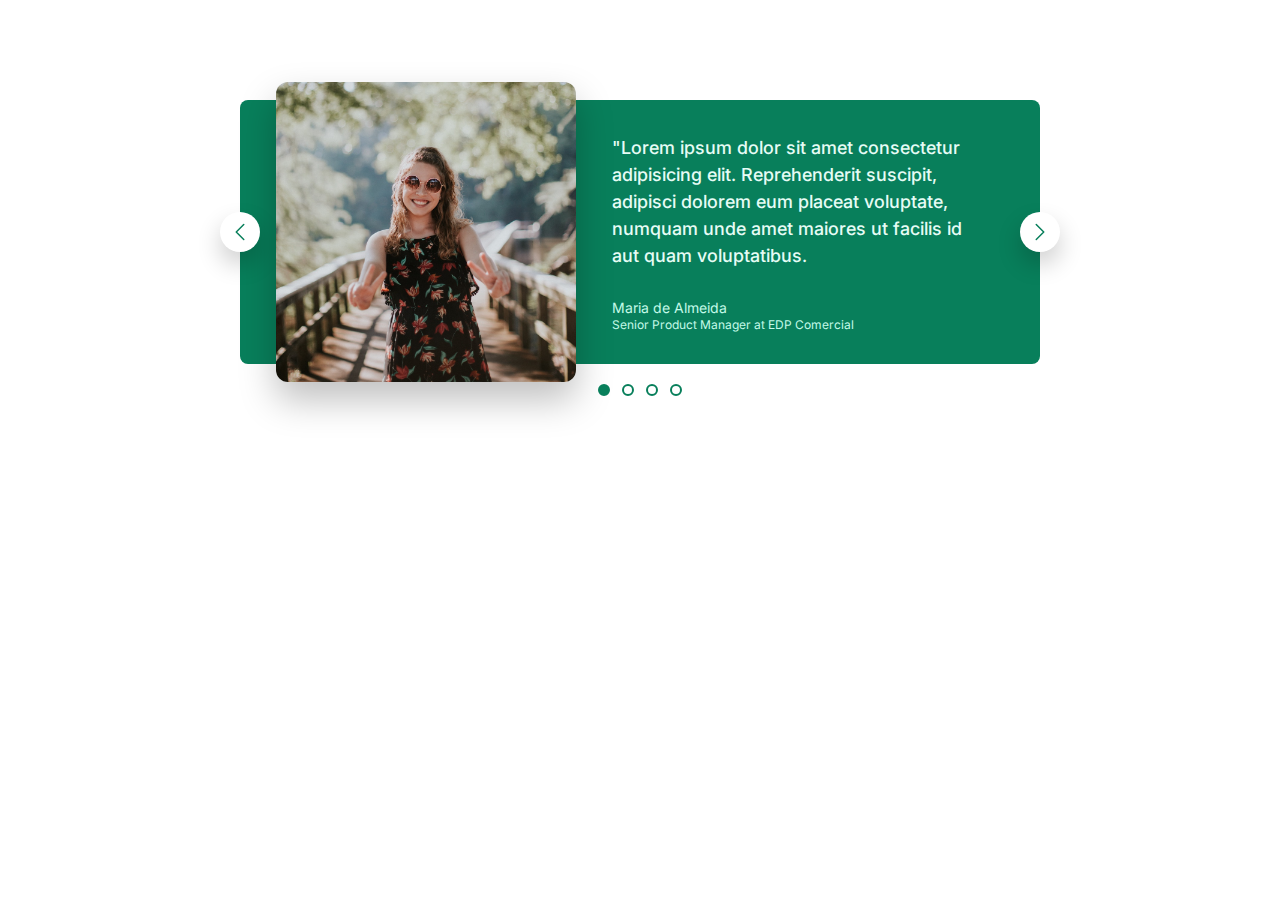
<file: 06-Components/02-carousel.html>
<!DOCTYPE html>
<html lang="en">
  <head>
    <meta charset="UTF-8" />
    <meta name="viewport" content="width=device-width, initial-scale=1.0" />
    <link
      href="https://fonts.googleapis.com/css2?family=Inter:wght@400;500;700&display=swap"
      rel="stylesheet"
    />
    <title>Carousel Component</title>

    <style>
      * {
        margin: 0;
        padding: 0;
        box-sizing: border-box;
      }

      body {
        font-family: "inter", sans-serif;
        color: #343a40;
        line-height: 1;
      }

      .carousel {
        width: 800px;
        margin: 100px auto;
        background-color: #087f5b;

        /* padding: 32px; */
        /* padding-left: 86px; */
        /* padding-right: 48px; */

        padding: 32px 48px 32px 86px;

        border-radius: 8px;
        position: relative;

        display: flex;
        align-items: center;
        gap: 86px;
      }

      img {
        height: 200px;
        border-radius: 8px;
        transform: scale(1.5);
        box-shadow: 0 12px 24px rgba(0, 0, 0, 0.25);
      }

      .testimonial-text {
        font-size: 18px;
        font-weight: 500;
        line-height: 1.5;
        margin-bottom: 32px;
        color: #e6fcf5;
      }
      .testimonial-author {
        font-size: 14px;
        margin-bottom: 4px;
        color: #c3fae8;
      }
      .testimonial-job {
        font-size: 12px;
        color: #c3fae8;
      }

      /* CONTROLS */

      .btn {
        background-color: #fff;
        border: none;
        height: 40px;
        width: 40px;
        border-radius: 50%;
        position: absolute;
        box-shadow: 0 12px 24px rgba(0, 0, 0, 0.2);
        cursor: pointer;

        display: flex;
        align-items: center;
        justify-content: center;
      }

      .btn--left {
        /* In relation to PARENT ELEMENT */
        left: 0;
        top: 50%;
        /* In relation to ELEMENT ITSELF */
        transform: translate(-50%, -50%);
      }

      .btn--right {
        right: 0;
        top: 50%;
        transform: translate(50%, -50%);
      }
      .btn-icon {
        height: 24px;
        width: 24px;
        stroke: #087f5b;
      }

      .dots {
        position: absolute;
        left: 50%;
        bottom: 0;
        transform: translate(-50%, 32px);

        display: flex;
        gap: 12px;
      }

      .dot {
        height: 12px;
        width: 12px;
        background-color: #fff;
        border: 2px solid #087f5b;
        border-radius: 50%;
        cursor: pointer;
      }

      .dot--fill {
        background-color: #087f5b;
      }
    </style>
  </head>
  <body>
    <div class="carousel">
      <img src="maria.jpg" alt="Maria de lameida" />
      <blockquote class="testimonial">
        <p class="testimonial-text">
          "Lorem ipsum dolor sit amet consectetur adipisicing elit.
          Reprehenderit suscipit, adipisci dolorem eum placeat voluptate,
          numquam unde amet maiores ut facilis id aut quam voluptatibus.
        </p>
        <p class="testimonial-author">Maria de Almeida</p>
        <p class="testimonial-job">Senior Product Manager at EDP Comercial</p>
      </blockquote>
      <button class="btn btn--left">
        <svg
          xmlns="http://www.w3.org/2000/svg"
          fill="none"
          viewBox="0 0 24 24"
          stroke-width="1.5"
          stroke="currentColor"
          class="btn-icon"
        >
          <path
            stroke-linecap="round"
            stroke-linejoin="round"
            d="M15.75 19.5 8.25 12l7.5-7.5"
          />
        </svg>
      </button>

      <button class="btn btn--right">
        <svg
          xmlns="http://www.w3.org/2000/svg"
          fill="none"
          viewBox="0 0 24 24"
          stroke-width="1.5"
          stroke="currentColor"
          class="btn-icon"
        >
          <path
            stroke-linecap="round"
            stroke-linejoin="round"
            d="m8.25 4.5 7.5 7.5-7.5 7.5"
          />
        </svg>
      </button>
      <div class="dots">
        <button class="dot dot--fill">&nbsp;</button>
        <button class="dot">&nbsp;</button>
        <button class="dot">&nbsp;</button>
        <button class="dot">&nbsp;</button>
      </div>
    </div>
  </body>
</html>
</file>
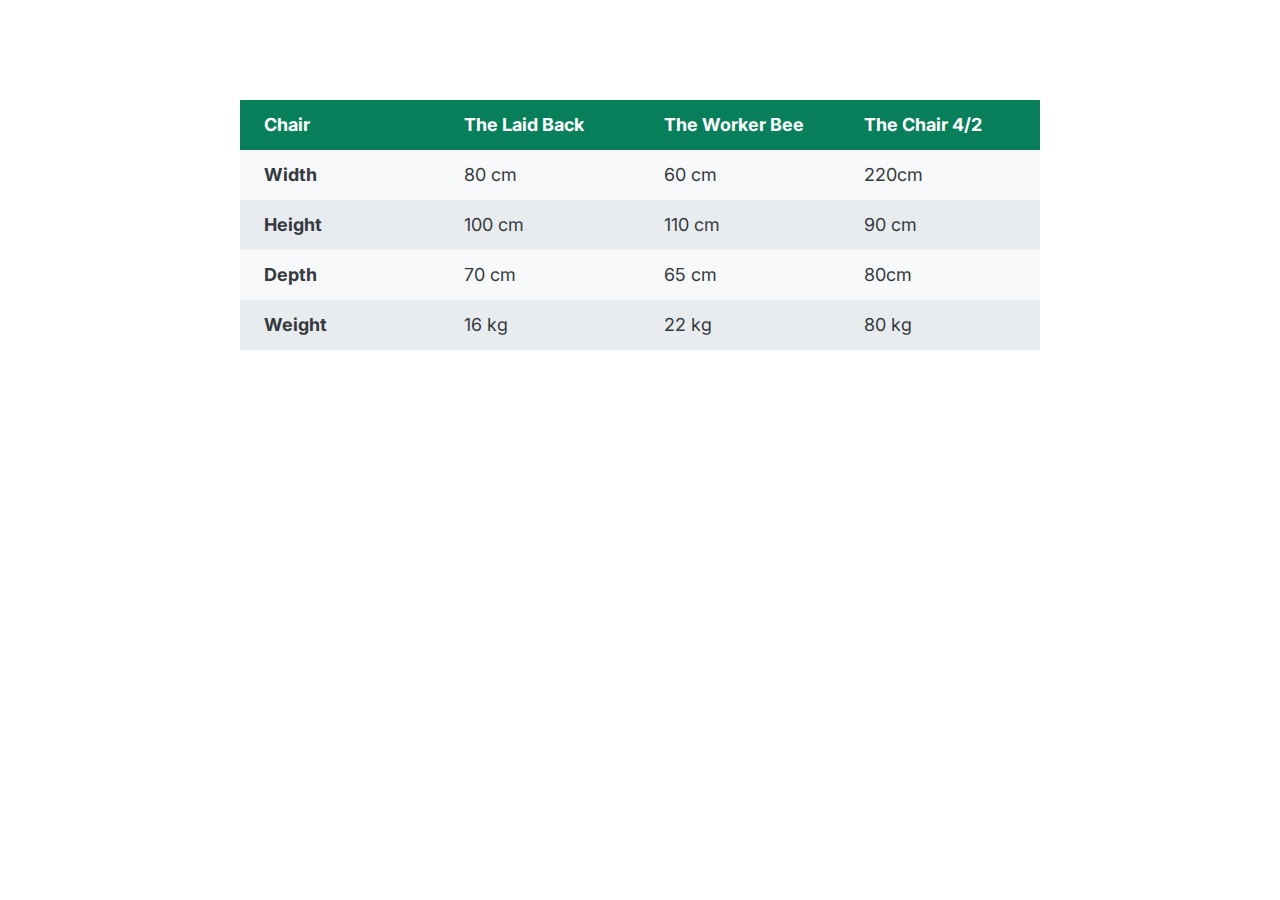
<file: 06-Components/03-table.html>
<!DOCTYPE html>
<html lang="en">
  <head>
    <meta charset="UTF-8" />
    <meta name="viewport" content="width=device-width, initial-scale=1.0" />
    <link
      href="https://fonts.googleapis.com/css2?family=Inter:wght@400;500;700&display=swap"
      rel="stylesheet"
    />
    <title>Table Component</title>

    <style>
      * {
        margin: 0;
        padding: 0;
        box-sizing: border-box;
      }

      body {
        font-family: "inter", sans-serif;
        color: #343a40;
        line-height: 1;

        display: flex;
        justify-content: center;
      }

      table {
        width: 800px;
        margin-top: 100px;
        font-size: 18px;
        /* border: 1px solid #343a40; */
        border-collapse: collapse;
      }

      th,
      td {
        /* border: 1px solid #343a40; */
        padding: 16px 24px;
        text-align: left;
      }

      thead th {
        background-color: #087f5b;
        color: #fff;
        width: 25%;
      }

      tbody tr:nth-child(odd) {
        background-color: #f8f9fa;
      }
      tbody tr:nth-child(even) {
        background-color: #e9ecef;
      }
    </style>
  </head>
  <body>
    <table>
      <thead>
        <tr>
          <th>Chair</th>
          <th>The Laid Back</th>
          <th>The Worker Bee</th>
          <th>The Chair 4/2</th>
        </tr>
      </thead>

      <tbody>
        <tr>
          <th>Width</th>
          <td>80 cm</td>
          <td>60 cm</td>
          <td>220cm</td>
        </tr>
        <tr>
          <th>Height</th>
          <td>100 cm</td>
          <td>110 cm</td>
          <td>90 cm</td>
        </tr>
        <tr>
          <th>Depth</th>
          <td>70 cm</td>
          <td>65 cm</td>
          <td>80cm</td>
        </tr>
        <tr>
          <th>Weight</th>
          <td>16 kg</td>
          <td>22 kg</td>
          <td>80 kg</td>
        </tr>
      </tbody>
    </table>
  </body>
</html>
</file>
<file: 03 CSS-Fundamentals/assets/style.css>
/* * {
  border-top: 10px solid #1098ad;
} */
* {
  margin: 0;
  padding: 0;
}
/* PAGE SECTIONS */
body {
  color: #444;
  font-family: sans-serif;
  border-top: 10px solid #1098ad;

  position: relative;
}
.container {
  width: 800px;
  /* margin-left: auto;
  margin-right: auto; moze i ovako*/
  margin: 0 auto;
  /* position: relative; */
}
.main-header {
  background-color: #f7f7f7;
  /* padding: 20px;
  padding-left: 40px;
  padding-right: 40px; */
  padding: 20px 40px;
  margin-bottom: 60px;
  /* height: 80px; */
}
nav {
  font-size: 18px;
  /* text-align: center; */
}

article {
  margin-bottom: 60px;
}
.post-header {
  margin-bottom: 40px;
}
aside {
  background-color: #f7f7f7;
  border-top: 5px solid #1098ad;
  border-bottom: 5px solid #1098ad;
  /* padding-top: 50px;
  padding-bottom: 50px; */
  padding: 50px 0;
  width: 500px;
}
/* SMALLER ELEMENTS */
h1,
h2,
h3 {
  color: #1098ad;
}
h1 {
  font-size: 26px;
  text-transform: uppercase;
  font-style: italic;
}

h2 {
  font-size: 40px;
  margin-bottom: 30px;
}
h3 {
  font-size: 30px;
  margin-bottom: 20px;
  margin-top: 40px;
}
h4 {
  font-size: 20px;
  text-transform: uppercase;
  text-align: center;
}
p {
  font-size: 22px;
  line-height: 1.5;
  margin-bottom: 15px;
  /* display: inline; */
}
ul,
ol {
  margin-left: 50px;
  margin-bottom: 20px;
}
li {
  font-size: 20px;
  margin-bottom: 10px;
  /* display: inline; */
}

li:last-child {
  margin-bottom: 0;
}
#author {
  font-style: italic;
  font-size: 18px;
}

#copyright {
  font-size: 16px;
}

.related-author {
  font-size: 18px;
  font-weight: 900;
}

.related {
  list-style: none;
}

li:first-child {
  font-weight: bold;
}
li:last-child {
  font-style: italic;
}

li:nth-child(2) {
  /*color: red;*/
}
/* Misconception: this wont't work*/
article p:first-child {
  color: red;
}
/*Styling links */
a:link {
  color: #1098ad;
  text-decoration: none;
}

a:visited {
  /*color: #777;*/
  color: #1098ad;
}

a:hover {
  color: orangered;
  font-weight: bold;
  text-decoration: underline wavy orangered;
}

a:active {
  background-color: black;
  font-style: italic;
}
.post-image {
  width: 100%;
  height: auto;
}
/* Linkovi (blog,challenge...) */
nav a:link {
  /* background: orangered;
  margin: 20px;
  padding: 20px;

  display: block; */

  margin-right: 30px;
  margin-top: 10px;
  display: inline-block;
}
nav a:link:last-child {
  margin-right: 0;

  /* Uzeli smo zadnjeg(CSS Grid) i stavili margin-right na 0 */
}
button {
  font-size: 22px;
  padding: 20px;
  cursor: pointer;

  position: absolute;
  bottom: 50px;
  right: 50px;
}
/* Pseudo klase se pisu sa : a pseudo elementi sa :: */
/* first-letter uzme prvo slovo elementa */
h1::first-letter {
  font-style: normal;
  margin-right: 5px;
}
/* h2::first-letter {
  font-size: 80px;
} */
/* prva recenica paragrapha */
/* p::first-line {
  color: red;
} */
/* h3+p svaki prvi p poslije h3 */
/* h3 + p::first-line {
  color: red;
} */

h2 {
  position: relative;
}

h2::after {
  content: "TOP";
  background-color: #ffe70e;
  color: #444;
  font-size: 16px;
  font-weight: bold;
  display: inline-block;
  padding: 5px 10px;
  position: absolute;
  top: -10px;
  right: -25px;
}

/*Resolving conflict*/
/* #copyright {
  color: red;
}
.copyright {
  color: blue;
}
.text {
  color: yellow;
}
footer p {
  color: green;
} */
</file>
<file: 04-CSS-Layouts/assets/style.css>
/* * {
  border-top: 10px solid #1098ad;
} */
* {
  margin: 0;
  padding: 0;
  box-sizing: border-box;
}
/* PAGE SECTIONS */
body {
  color: #444;
  font-family: sans-serif;
  border-top: 10px solid #1098ad;

  position: relative;
}
.container {
  width: 1200px;
  /* margin-left: auto;
  margin-right: auto; moze i ovako*/
  margin: 0 auto;
  /* position: relative; */
}
.main-header {
  background-color: #f7f7f7;
  /* padding: 20px;
  padding-left: 40px;
  padding-right: 40px; */
  padding: 20px 40px;
  /* margin-bottom: 60px; */
  /* height: 80px; */
}
nav {
  font-size: 18px;
  /* text-align: center; */
}

article {
  /* margin-bottom: 60px; */
}
.post-header {
  margin-bottom: 40px;
}
aside {
  background-color: #f7f7f7;
  border-top: 5px solid #1098ad;
  border-bottom: 5px solid #1098ad;
  padding: 50px 40px;
}
/* SMALLER ELEMENTS */
h1,
h2,
h3 {
  color: #1098ad;
}
h1 {
  font-size: 26px;
  text-transform: uppercase;
  font-style: italic;
}

h2 {
  font-size: 40px;
  margin-bottom: 30px;
}
h3 {
  font-size: 30px;
  margin-bottom: 20px;
  margin-top: 40px;
}
h4 {
  font-size: 20px;
  text-transform: uppercase;
  text-align: center;
  margin-bottom: 30px;
}
p {
  font-size: 22px;
  line-height: 1.5;
  margin-bottom: 15px;
  /* display: inline; */
}
ul,
ol {
  margin-left: 50px;
  margin-bottom: 20px;
}
li {
  font-size: 20px;
  margin-bottom: 10px;
  /* display: inline; */
}

li:last-child {
  margin-bottom: 0;
}
#author {
  font-style: italic;
  font-size: 18px;
}

#copyright {
  font-size: 16px;
}

.related-author {
  font-size: 18px;
  font-weight: 900;
}

.related {
  list-style: none;
  margin-left: 0;
}

li:first-child {
  font-weight: bold;
}
li:last-child {
  font-style: italic;
}

li:nth-child(2) {
  /*color: red;*/
}
/* Misconception: this wont't work*/
article p:first-child {
  color: red;
}
/*Styling links */
a:link {
  color: #1098ad;
  text-decoration: none;
}

a:visited {
  /*color: #777;*/
  color: #1098ad;
}

a:hover {
  color: orangered;
  font-weight: bold;
  text-decoration: underline wavy orangered;
}

a:active {
  background-color: black;
  font-style: italic;
}
.post-image {
  width: 100%;
  height: auto;
}
/* Linkovi (blog,challenge...) */
nav a:link {
  /* background: orangered;
  margin: 20px;
  padding: 20px;

  display: block; */

  margin-right: 30px;

  display: inline-block;
}
nav a:link:last-child {
  margin-right: 0;

  /* Uzeli smo zadnjeg(CSS Grid) i stavili margin-right na 0 */
}
button {
  font-size: 22px;
  padding: 20px;
  cursor: pointer;

  position: absolute;
  bottom: 50px;
  right: 50px;
}
/* Pseudo klase se pisu sa : a pseudo elementi sa :: */
/* first-letter uzme prvo slovo elementa */
h1::first-letter {
  font-style: normal;
  margin-right: 5px;
}
/* h2::first-letter {
  font-size: 80px;
} */
/* prva recenica paragrapha */
/* p::first-line {
  color: red;
} */
/* h3+p svaki prvi p poslije h3 */
/* h3 + p::first-line {
  color: red;
} */

h2 {
  position: relative;
}

h2::after {
  content: "TOP";
  background-color: #ffe70e;
  color: #444;
  font-size: 16px;
  font-weight: bold;
  display: inline-block;
  padding: 5px 10px;
  position: absolute;
  top: -10px;
  right: -25px;
}

/*Resolving conflict*/
/* #copyright {
  color: red;
}
.copyright {
  color: blue;
}
.text {
  color: yellow;
}
footer p {
  color: green;
} */ /* FLOATS */

/* .author-img {
  float: left;
  margin-bottom: 20px;
}
.author {
  float: left;
  margin-top: 10px;
  margin-left: 20px;
}

h1 {
  float: left;
}

nav {
  float: right;
}

.clearfix::after {
  clear: both;
  content: "";
  display: block;
}

article {
  width: 825px;
  float: left;
}

aside {
  width: 300px;
  float: right;
}

footer {
  clear: both;
} */

/* FLEXBOX */

.main-header {
  display: flex;
  align-items: center;
  justify-content: space-between;
}

.author-box {
  display: flex;
  align-items: center;
  margin-bottom: 15px;
}

.author {
  margin-bottom: 0;
  margin-left: 15px;
}

.related-post {
  display: flex;
  align-items: center;
  gap: 20px;
  margin-bottom: 30px;
}
.related-link:link {
  font-size: 17px;
  font-weight: bold;
  font-style: normal;
  display: block;
  margin-bottom: 5px;
}

.related-author {
  margin-bottom: 0;
  font-size: 14px;
  font-weight: normal;
  font-style: italic;
}
/* FLEXBOX LAYOUT */
/* .row {
  display: flex;
  align-items: flex-start;
  gap: 75px;
  margin-bottom: 60px;
}

article {
  flex: 1;
  margin-bottom: 0;
}

aside {
  flex: 0 0 300px;
} */

/* CSS GRID LAYOUT*/
.container {
  display: grid;
  grid-template-columns: 1fr 300px;
  column-gap: 75px;
  row-gap: 60px;
  align-items: start;
}

.main-header {
  grid-column: 1 / -1;
}
article {
}

aside {
}

footer {
  grid-column: 1 / -1;
}
</file>
<file: 05-Design/style.css>
/*
SPACING SYSTEM (px)
2 / 4 / 8 / 12 / 16 / 24 / 32 / 48 / 64 / 80 / 96 / 128

FONT SIZE SYSTEM (px)
10 / 12 / 14 / 16 / 18 / 20 / 24 / 30 / 36 / 44 / 52 / 62 / 74 / 86 / 98
*/

/* 
MAIN COLOR: #087f5b
GREY COLOR: #343A40
*/

* {
  margin: 0;
  padding: 0;
  box-sizing: border-box;
}

/* ------------------------ */
/* GENERAL STYLES */
/* ------------------------ */
body {
  font-family: "inter", sans-serif;
  color: #343a40;
  border-bottom: 8px solid #087f5b;
}

.container {
  width: 960px;
  margin: 0 auto;
}

header,
section {
  margin-bottom: 96px;
}

h2 {
  margin-bottom: 48px;
  font-size: 36px;
  letter-spacing: -0.5px;
}

.grid-3-cols {
  display: grid;
  grid-template-columns: repeat(3, 1fr);
  column-gap: 80px;
}

.btn:link,
.btn:visited {
  background-color: #087f5b;
  color: #fff;
  text-decoration: none;
  text-transform: uppercase;
  display: inline-block;
  font-weight: 500;
  border-radius: 100px;
}

.btn:hover,
.btn:active {
  background-color: #099268;
}

.btn--big {
  font-size: 18px;
  padding: 16px 32px;
}

.btn--small {
  font-size: 14px;
  padding: 8px 12px;
}

img {
  border-radius: 12px;
}

/* ------------------------ */
/* COMPONENT STYLES */
/* ------------------------ */

/* HEADER */
header {
  display: grid;
  grid-template-columns: repeat(2, 1fr);
  column-gap: 80px;
  margin-top: 64px;
}

.header-text-box {
  align-self: center;
}

h1 {
  margin-bottom: 32px;
  font-size: 44px;
  line-height: 1.1;
  letter-spacing: -1px;
}

.header-text {
  margin-bottom: 24px;
  font-size: 18px;
  line-height: 1.7;
}

img {
  width: 100%;
}

/* FEATURES */
.features-icon {
  stroke: #087f5b;
  width: 32px;
  height: 32px;
  margin-bottom: 24px;
}

.features-title {
  margin-bottom: 16px;
  font-size: 20px;
}

.features-text {
  font-size: 18px;
  line-height: 1.7;
}

/* TESTIMONIAL */
.testimonial-section {
  background-color: #087f5b;
  color: #fff;
  padding: 24px;
  border-radius: 12px;
}

.testimonial-box {
  grid-column: 2 / -1;
  align-self: center;
}

.testimonial-box h2 {
  margin-bottom: 24px;
  font-size: 24px;
}

.testimonial-text {
  font-style: italic;
  margin-bottom: 24px;
  font-size: 18px;
  line-height: 1.7;
  color: #e6fcf5;
}

.testimonial-author {
  color: #c3fae8;
}

/* CHAIRS */
.chair {
  box-shadow: 0 20px 30px 0 rgb(0, 0, 0, 0.07);
  border-radius: 12px;
}

.chair img {
  border-bottom-left-radius: 0;
  border-bottom-right-radius: 0;
}

.chair-box {
  padding: 32px;
}

h3 {
  margin-bottom: 24px;
  font-size: 20px;
}

.chair-details {
  list-style: none;
  margin-bottom: 48px;
}

.chair-details li {
  display: flex;
  align-items: center;
  gap: 12px;
  margin-bottom: 16px;
}

.chair-details li:last-child {
  margin-bottom: 0;
}

.chair-icon {
  stroke: #087f5b;
  width: 24px;
  height: 24px;
}

.chair-price {
  display: flex;
  justify-content: space-between;
  align-items: center;
  font-size: 20px;
}

footer {
  margin-bottom: 48px;
  font-size: 14px;
  color: #495057;
}
</file>
<file: Challenge1/style.css>
* {
  margin: 0;
  padding: 0;
  box-sizing: border-box;
}
.container {
  width: 825px;
  margin: 50px auto;
}
body {
  font-family: sans-serif;
  line-height: 1.4;
  .sale {
    position: relative;
  }
}
.sale {
  top: 80px;
  left: 60px;
  position: absolute;
  display: inline-block;
  background-color: red;
  font-size: 13px;
  font-weight: bold;
  color: white;
  padding: 5px 10px;
  letter-spacing: 5px;
}
li {
  margin-bottom: 15px;
}
ul {
  margin-left: 20px;
  margin-bottom: 20px;
}
.post-img {
  float: left;
  margin-right: 40px;
}
.product {
  border: 5px solid black;
  /* border-radius: 20%; */
}

.chuckTaylor {
  background-color: #c9c9c9;
  font-size: 30px;
  text-align: center;
  text-transform: uppercase;
  padding-top: 20px;
  padding-bottom: 20px;
  height: 40px;
}

.product-info {
  width: 243px;
  float: left;
  margin-right: 40px;
  padding-top: 20px;
}

.prdct-details {
  width: 243px;
  float: left;
}

.price {
  font-weight: bold;
  font-size: 30px;
  float: left;
}
.shipping {
  color: #b7b7b7;
  font-size: 20px;
  text-transform: uppercase;
  margin-bottom: 30px;
  float: right;
  margin-top: 8px;
}
.product-description {
  clear: both;
}
.more-info:link,
.more-info:visited {
  color: #444;
  margin-bottom: 30px;
  display: inline-block;
}

.more-info:hover {
  text-decoration: none;
  color: #444;
}
.more-info:active {
  text-decoration: none;
}
.color-black {
  background-color: black;
  height: 22px;
  width: 22px;
  display: inline-block;
  margin-right: 10px;
}
.color-blue {
  background-color: blue;
  height: 22px;
  width: 22px;
  display: inline-block;
  margin-right: 10px;
}
.color-red {
  background-color: red;
  height: 22px;
  width: 22px;
  display: inline-block;
  margin-right: 10px;
}
.color-yellow {
  background-color: yellow;
  height: 22px;
  width: 22px;
  display: inline-block;
  margin-right: 10px;
}
.color-green {
  background-color: green;
  height: 22px;
  width: 22px;
  display: inline-block;
  margin-right: 10px;
}
.color-brown {
  background-color: brown;
  height: 22px;
  width: 22px;
  display: inline-block;
}
p {
  font-size: 20px;
  margin-bottom: 20px;
}
.product-details {
  font-size: 25px;
  text-transform: uppercase;
  margin-top: 20px;
}
.list {
  list-style: square;
  font-size: 20px;
}
.cart {
  color: white;
  background-color: black;
  border-top: solid black;
  border-left: none;
  border-right: none;
  border-width: 5px;
  border-bottom: none;

  text-transform: uppercase;
  font-size: 20px;
  cursor: pointer;
  width: 815px;
  height: 50px;
}
.cart:hover {
  color: black;
  background-color: white;
}
</file>
<file: CSS-Layouts-Challenge 2/style.css>
/* GLOBAL DECLARATION */
* {
  margin: 0;
  padding: 0;
  box-sizing: border-box;
}

/* PRODUCT */
article {
  border: 4px solid #000;
  font-family: sans-serif;
  font-size: 14px;
  line-height: 1.2;
  width: 825px;
  margin: 20px auto;
  position: relative;
}

/* PRODUCT DESCRIPTION */

h2 {
  background-color: #f7f7f7;
  text-align: center;
  text-transform: uppercase;
  font-size: 22px;
  padding: 10px 0;
}

.product-price {
  font-size: 22px;
  margin-bottom: 10px;
  /* float: left; */
  padding-top: 10px;
}

.free-shipping {
  color: #8b8888;
  font-weight: bold;
  text-transform: uppercase;
  font-size: 10px;
  /* float: right; */
  /* padding: 15px; */
}

h3 {
  text-transform: uppercase;
  font-size: 16px;
  margin-bottom: 10px;
}

.product-desc {
  margin-bottom: 5px;
  /* clear: both; */
  margin-top: 10px;
}

/* PRODUCT DETAILS */
a:link {
  color: #000;
  margin-bottom: 30px;
  display: inline-block;
}

a:hover,
a:active {
  text-decoration: none;
}

a:visited {
  color: #000;
}

li {
  list-style: square;
  margin-bottom: 10px;
}

ul {
  margin-left: 20px;
  margin-bottom: 5px;
}

button {
  text-transform: uppercase;
  color: #fff;
  background-color: #000;
  border: none;
  font-size: 16px;
  width: 100%;
  padding: 15px;
}

button:hover {
  color: #000;
  background-color: #fff;
  cursor: pointer;
  border-top: 4px solid #000;
}

.sale {
  background-color: #ff0000;
  color: #fff;
  text-transform: uppercase;
  padding: 5px 10px;
  letter-spacing: 2px;
  font-weight: bold;
  display: inline-block;
  text-align: center;

  position: absolute;
  top: -17px;
  left: -34px;
}

/* FLOATS */

/*.color {
  display: inline-block;
  margin-right: 10px;
  width: 20px;
  height: 20px;
}

.black-box {
  background-color: #000;
}

.blue-box {
  background-color: #00f;
}

.red-box {
  background-color: #f00;
 
}

.yellow-box {
  background-color: #ff0;
  
}

.green-box {
  background-color: #0f0;
  
}

.brown-box {
  background-color: #964b00;
 
}

.product-image {
  width: 243px;
  float: left;
  margin-right: 40px;
}

.one {
  width: 243px;
  float: left;
  margin-right: 40px;
  padding-top: 20px;
}

.two {
  width: 243px;
  float: left;
  padding-top: 30px;
} */

/* FLEXBOX */

.price-shipping {
  display: flex;
  align-items: center;
  justify-content: space-between;
}

.color {
  width: 20px;
  height: 20px;
}

.product-color {
  display: flex;
  gap: 15px;
}

.black-box {
  background-color: #000;
}

.blue-box {
  background-color: #00f;
}

.red-box {
  background-color: #f00;
}

.yellow-box {
  background-color: #ff0;
}

.green-box {
  background-color: #0f0;
}

.brown-box {
  background-color: #964b00;
}

.row {
  display: flex;
  gap: 20px;
  align-items: flex-start;
}

.one {
  margin-top: 10px;
  flex: 1;
}

.two {
  margin-top: 20px;
  flex: 1;
}
</file>
<file: CSS-Layouts-Challenge 3/style.css>
/* GLOBAL DECLARATION */
* {
  margin: 0;
  padding: 0;
  box-sizing: border-box;
}

/* PRODUCT */
article {
  border: 4px solid #000;
  font-family: sans-serif;
  font-size: 14px;
  line-height: 1.2;
  width: 825px;
  margin: 20px auto;
  position: relative;
}

/* PRODUCT DESCRIPTION */

h2 {
  background-color: #f7f7f7;
  text-align: center;
  text-transform: uppercase;
  font-size: 22px;
  padding: 10px 0;
}

.product-price {
  font-size: 22px;
  margin-bottom: 10px;
  /* float: left; */
  padding-top: 10px;
}

.free-shipping {
  color: #8b8888;
  font-weight: bold;
  text-transform: uppercase;
  font-size: 10px;
  /* float: right; */
  /* padding: 15px; */
}

h3 {
  text-transform: uppercase;
  font-size: 16px;
  margin-bottom: 10px;
}

.product-desc {
  margin-bottom: 5px;
  /* clear: both; */
  margin-top: 10px;
}

/* PRODUCT DETAILS */
a:link {
  color: #000;
  margin-bottom: 30px;
  display: inline-block;
}

a:hover,
a:active {
  text-decoration: none;
}

a:visited {
  color: #000;
}

li {
  list-style: square;
  margin-bottom: 10px;
}

ul {
  margin-left: 20px;
  margin-bottom: 5px;
}

button {
  text-transform: uppercase;
  color: #fff;
  background-color: #000;
  border: none;
  font-size: 16px;
  width: 100%;
  padding: 15px;
}

button:hover {
  color: #000;
  background-color: #fff;
  cursor: pointer;
  border-top: 4px solid #000;
}

.sale {
  background-color: #ff0000;
  color: #fff;
  text-transform: uppercase;
  padding: 5px 10px;
  letter-spacing: 2px;
  font-weight: bold;
  display: inline-block;
  text-align: center;

  position: absolute;
  top: -17px;
  left: -34px;
}

/* FLOATS */

/*.color {
  display: inline-block;
  margin-right: 10px;
  width: 20px;
  height: 20px;
}

.black-box {
  background-color: #000;
}

.blue-box {
  background-color: #00f;
}

.red-box {
  background-color: #f00;
 
}

.yellow-box {
  background-color: #ff0;
  
}

.green-box {
  background-color: #0f0;
  
}

.brown-box {
  background-color: #964b00;
 
}

.product-image {
  width: 243px;
  float: left;
  margin-right: 40px;
}

.one {
  width: 243px;
  float: left;
  margin-right: 40px;
  padding-top: 20px;
}

.two {
  width: 243px;
  float: left;
  padding-top: 30px;
} */

/* FLEXBOX */

/* .price-shipping {
  display: flex;
  align-items: center;
  justify-content: space-between;
} */

.color {
  width: 20px;
  height: 20px;
}

.product-color {
  display: flex;
  gap: 15px;
}

.black-box {
  background-color: #000;
}

.blue-box {
  background-color: #00f;
}

.red-box {
  background-color: #f00;
}

.yellow-box {
  background-color: #ff0;
}

.green-box {
  background-color: #0f0;
}

.brown-box {
  background-color: #964b00;
}

/* .row {
  display: flex;
  gap: 20px;
  align-items: flex-start;
}

.one {
  margin-top: 10px;
  flex: 1;
}

.two {
  margin-top: 20px;
  flex: 1;
}  */

.product {
  display: grid;
  grid-template-columns: 250px 1fr 1fr;
  grid-template-rows: 50px 250px;
}

.product-image {
  grid-column: 1 / 2;
  grid-row: 2 / span 3;
}

h2 {
  grid-column: 1 / span 3;
}

.one {
  /* background-color: red; */
  grid-column: 2 / 3;
  grid-row: 2 / 3;
  margin-left: 30px;
}

.two {
  /* background-color: blue; */
  grid-column: 3/4;
  grid-row: 2 / 3;
}

.button {
  grid-row: 4;
  grid-column: 1 / -1;
}
</file>
